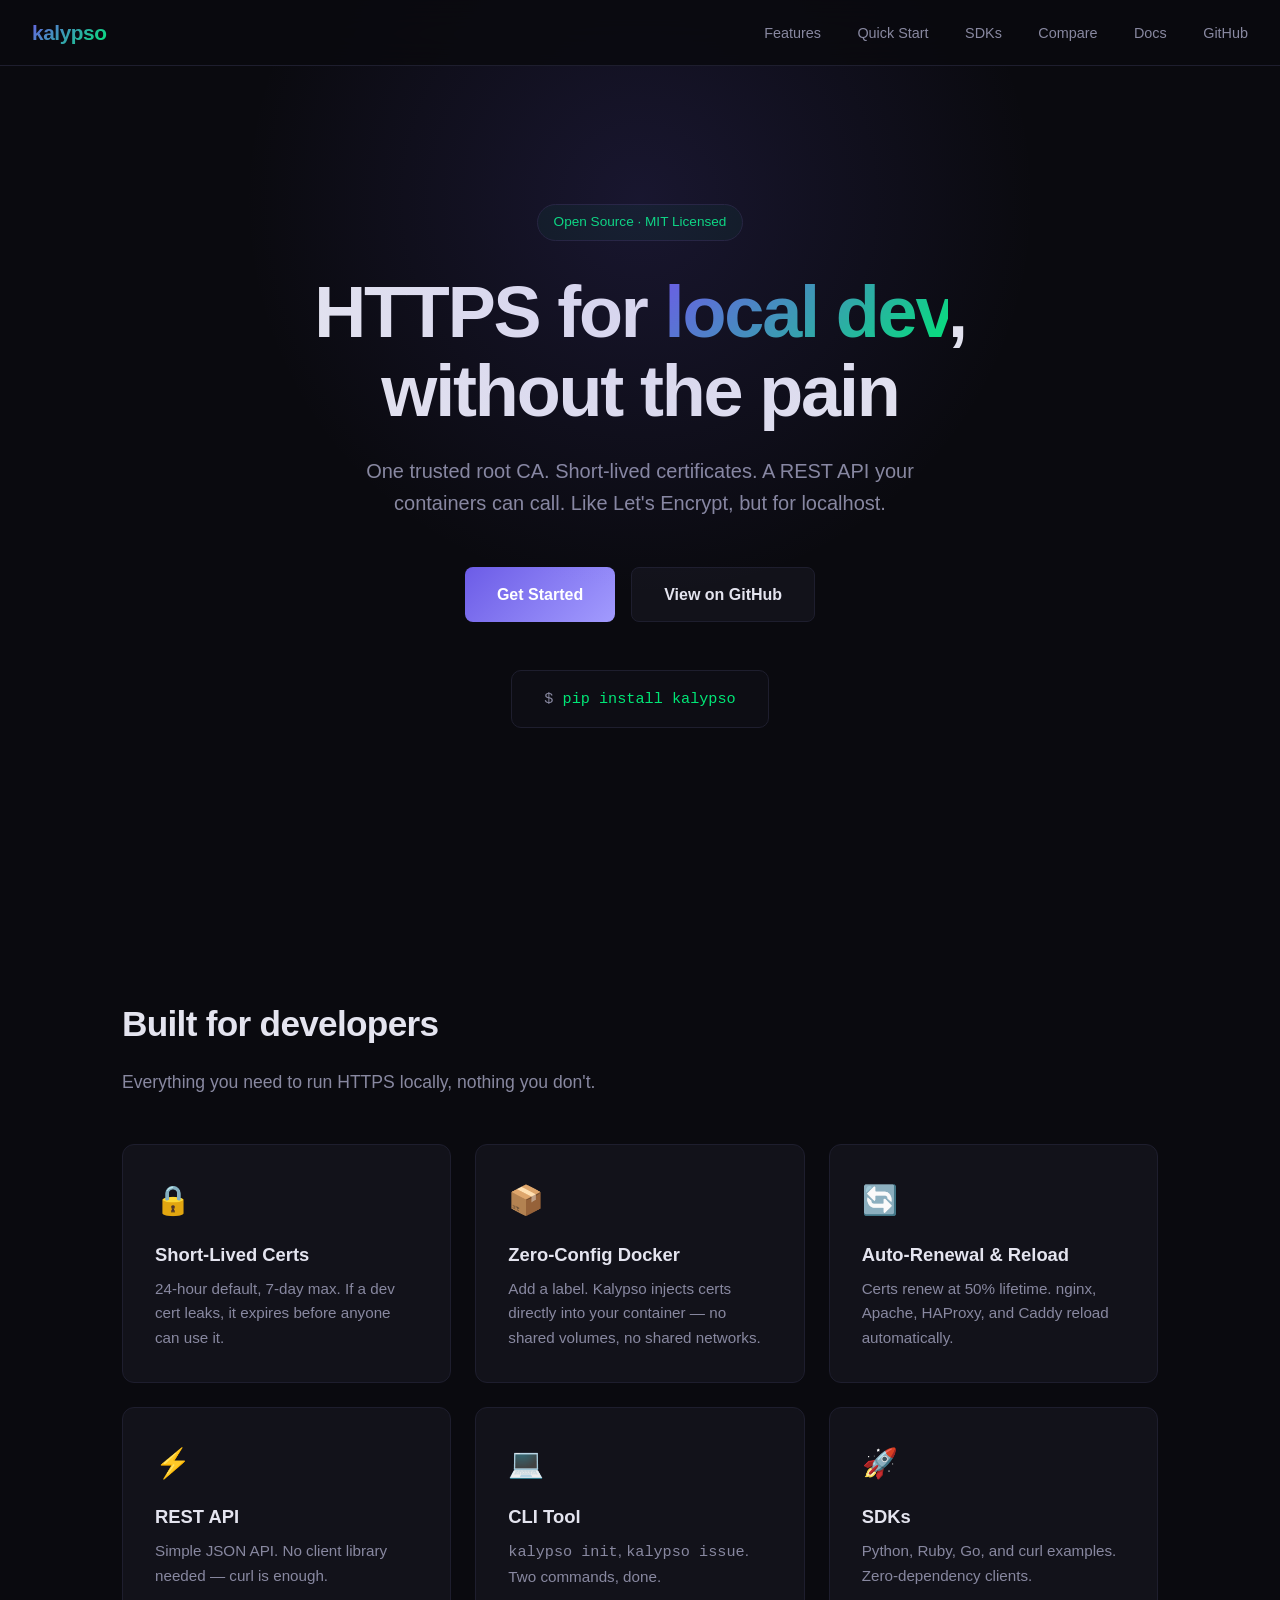
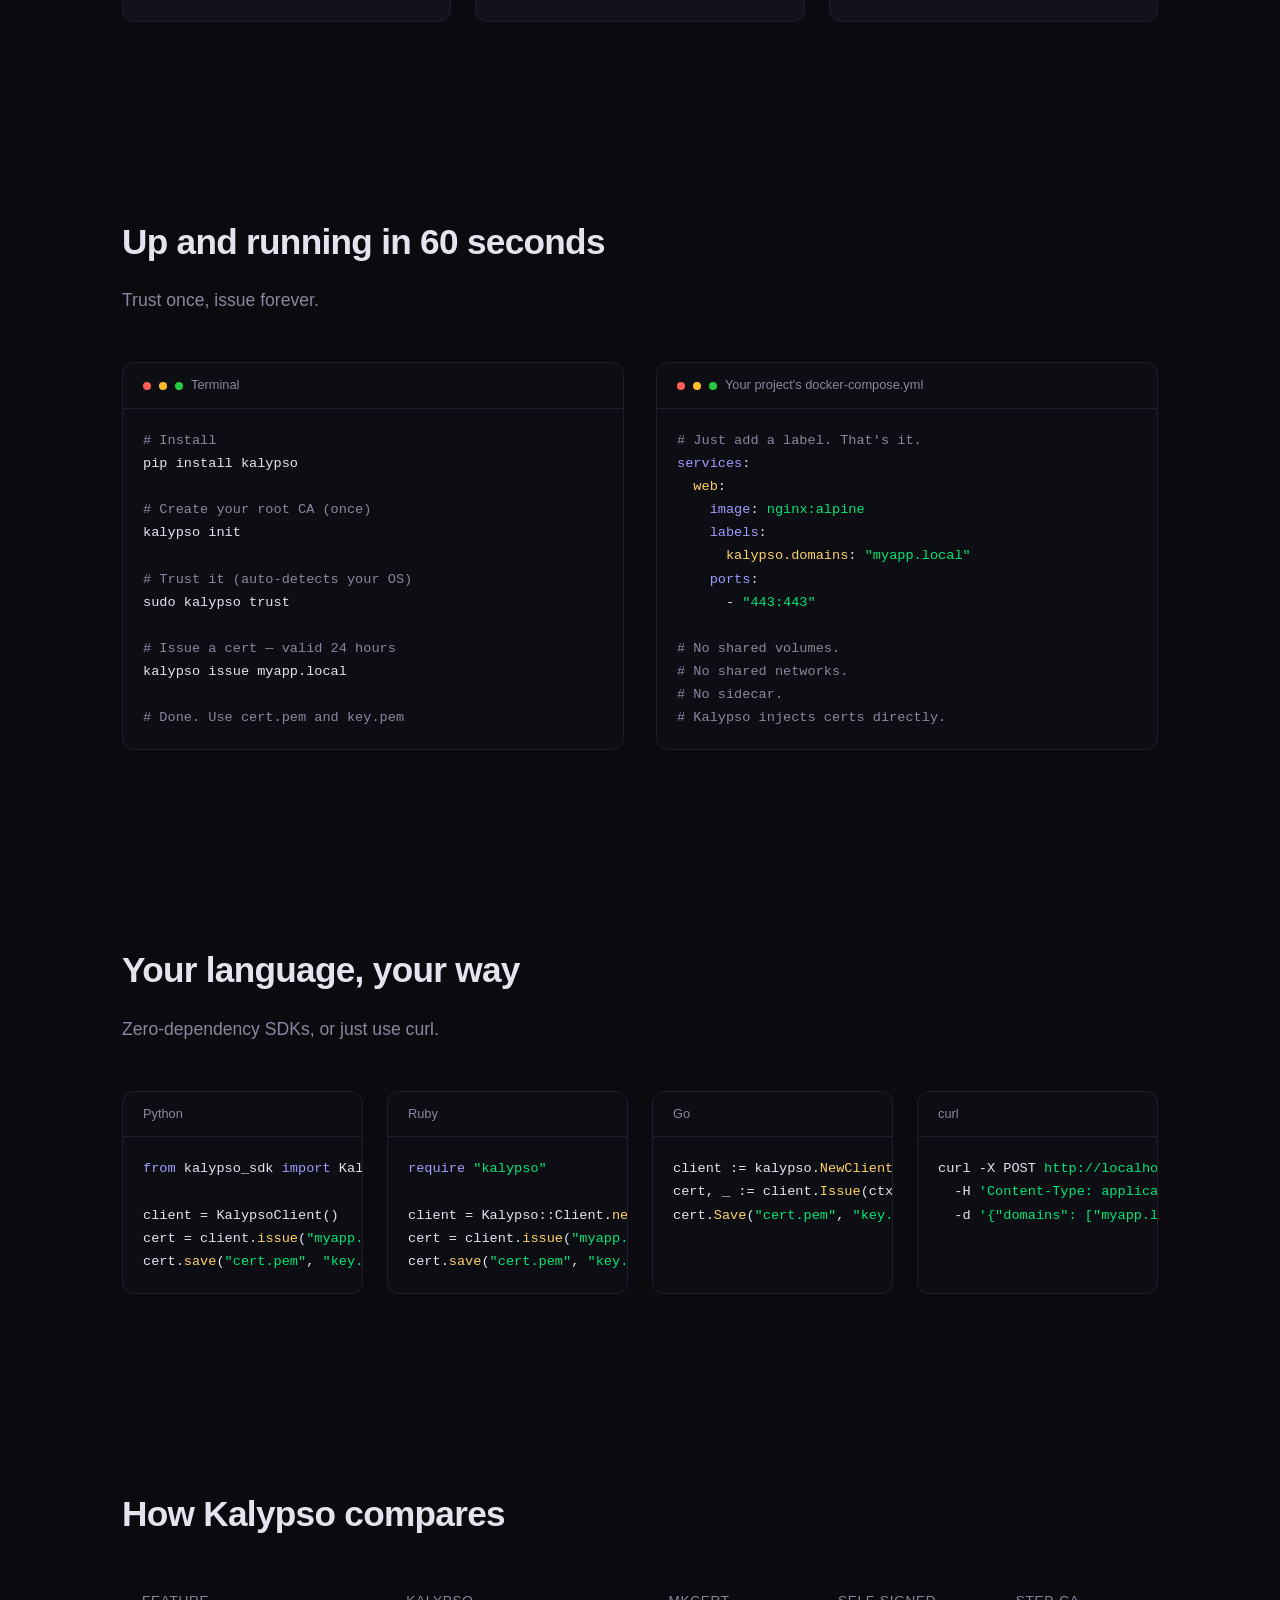
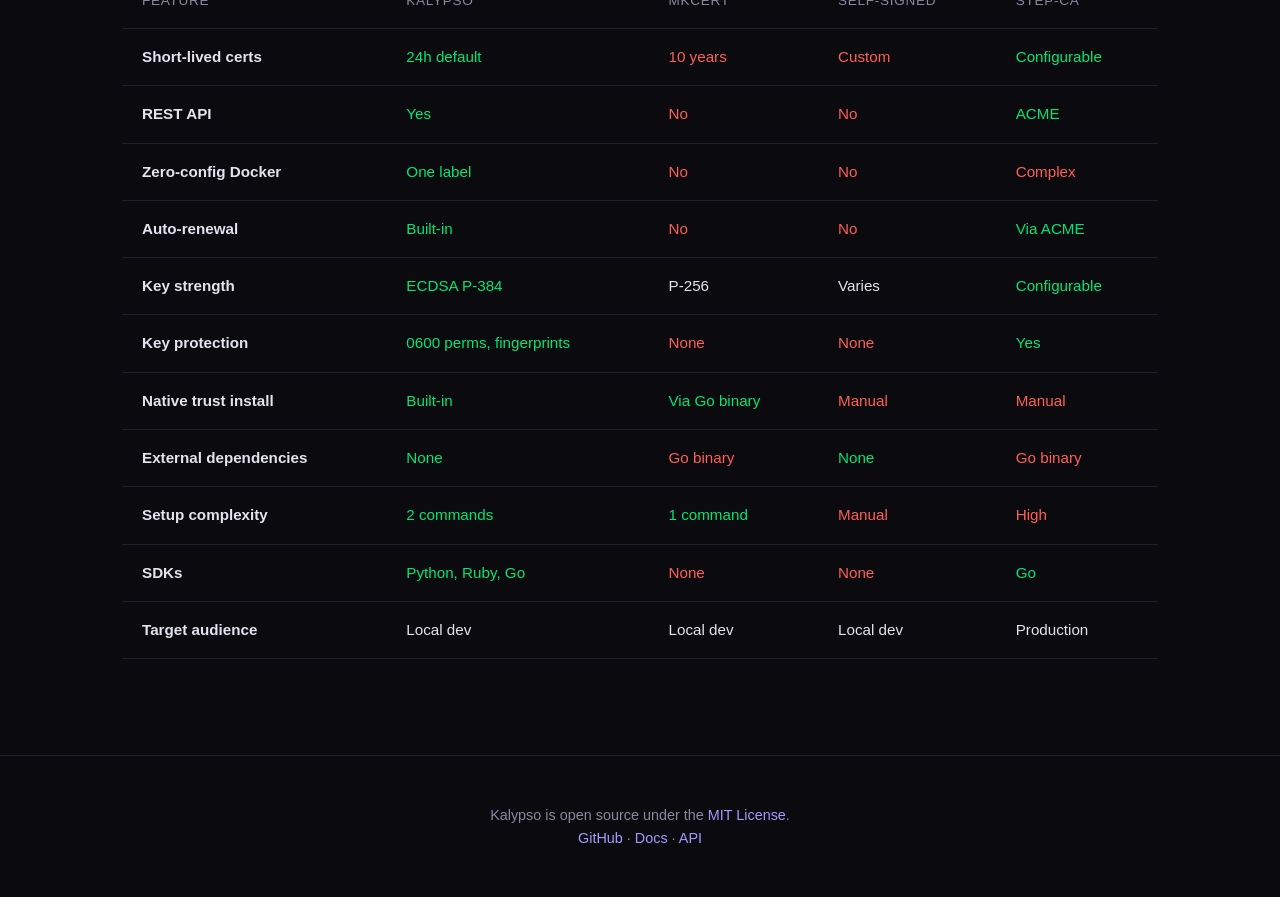
<file: site/index.html>
<!DOCTYPE html>
<html lang="en">
<head>
    <meta charset="UTF-8">
    <meta name="viewport" content="width=device-width, initial-scale=1.0">
    <title>Kalypso — HTTPS for Local Dev</title>
    <meta name="description" content="Local dev SSL certificate authority. Like Let's Encrypt for localhost. Short-lived certs, Docker Compose sidecar, SDKs in Python, Ruby, Go.">
    <style>
        :root {
            --bg: #0a0a0f;
            --surface: #12121a;
            --border: #1e1e2e;
            --text: #e4e4ef;
            --text-muted: #8888a0;
            --accent: #6c5ce7;
            --accent-glow: #a29bfe;
            --green: #00e676;
            --green-dim: #00c853;
            --code-bg: #0d0d14;
            --gradient-start: #6c5ce7;
            --gradient-end: #00e676;
        }

        * { margin: 0; padding: 0; box-sizing: border-box; }

        body {
            font-family: -apple-system, BlinkMacSystemFont, "Segoe UI", Roboto, "Helvetica Neue", Arial, sans-serif;
            background: var(--bg);
            color: var(--text);
            line-height: 1.6;
            -webkit-font-smoothing: antialiased;
        }

        /* --- Nav --- */
        nav {
            position: fixed;
            top: 0;
            width: 100%;
            padding: 1rem 2rem;
            background: rgba(10, 10, 15, 0.85);
            backdrop-filter: blur(20px);
            border-bottom: 1px solid var(--border);
            z-index: 100;
            display: flex;
            align-items: center;
            justify-content: space-between;
        }
        .logo {
            font-size: 1.3rem;
            font-weight: 700;
            letter-spacing: -0.02em;
            background: linear-gradient(135deg, var(--gradient-start), var(--gradient-end));
            -webkit-background-clip: text;
            -webkit-text-fill-color: transparent;
        }
        nav a {
            color: var(--text-muted);
            text-decoration: none;
            margin-left: 2rem;
            font-size: 0.9rem;
            transition: color 0.2s;
        }
        nav a:hover { color: var(--text); }

        /* --- Hero --- */
        .hero {
            min-height: 100vh;
            display: flex;
            flex-direction: column;
            align-items: center;
            justify-content: center;
            text-align: center;
            padding: 6rem 2rem 4rem;
            position: relative;
            overflow: hidden;
        }
        .hero::before {
            content: '';
            position: absolute;
            top: -200px;
            left: 50%;
            transform: translateX(-50%);
            width: 800px;
            height: 800px;
            background: radial-gradient(circle, rgba(108, 92, 231, 0.15) 0%, transparent 70%);
            pointer-events: none;
        }
        .badge {
            display: inline-block;
            padding: 0.4rem 1rem;
            border: 1px solid var(--border);
            border-radius: 999px;
            font-size: 0.85rem;
            color: var(--green);
            margin-bottom: 2rem;
            background: rgba(0, 230, 118, 0.05);
        }
        h1 {
            font-size: clamp(2.5rem, 6vw, 4.5rem);
            font-weight: 800;
            letter-spacing: -0.03em;
            line-height: 1.1;
            max-width: 800px;
            margin-bottom: 1.5rem;
        }
        h1 .gradient {
            background: linear-gradient(135deg, var(--gradient-start), var(--gradient-end));
            -webkit-background-clip: text;
            -webkit-text-fill-color: transparent;
        }
        .subtitle {
            font-size: 1.25rem;
            color: var(--text-muted);
            max-width: 600px;
            margin-bottom: 3rem;
        }
        .cta-group {
            display: flex;
            gap: 1rem;
            flex-wrap: wrap;
            justify-content: center;
        }
        .btn {
            display: inline-flex;
            align-items: center;
            padding: 0.85rem 2rem;
            border-radius: 8px;
            font-size: 1rem;
            font-weight: 600;
            text-decoration: none;
            transition: all 0.2s;
            border: none;
            cursor: pointer;
        }
        .btn-primary {
            background: linear-gradient(135deg, var(--gradient-start), var(--accent-glow));
            color: white;
        }
        .btn-primary:hover { transform: translateY(-1px); box-shadow: 0 4px 20px rgba(108, 92, 231, 0.4); }
        .btn-secondary {
            background: var(--surface);
            color: var(--text);
            border: 1px solid var(--border);
        }
        .btn-secondary:hover { border-color: var(--accent); }

        /* --- Install bar --- */
        .install {
            margin-top: 3rem;
            background: var(--code-bg);
            border: 1px solid var(--border);
            border-radius: 10px;
            padding: 1rem 2rem;
            font-family: "SF Mono", "Fira Code", "Cascadia Code", monospace;
            font-size: 0.95rem;
            color: var(--green);
            user-select: all;
        }
        .install .dim { color: var(--text-muted); }

        /* --- Sections --- */
        section {
            padding: 6rem 2rem;
            max-width: 1100px;
            margin: 0 auto;
        }
        section h2 {
            font-size: 2.2rem;
            font-weight: 700;
            letter-spacing: -0.02em;
            margin-bottom: 1rem;
        }
        section .section-sub {
            color: var(--text-muted);
            font-size: 1.1rem;
            max-width: 600px;
            margin-bottom: 3rem;
        }

        /* --- Feature grid --- */
        .features {
            display: grid;
            grid-template-columns: repeat(auto-fit, minmax(300px, 1fr));
            gap: 1.5rem;
        }
        .feature {
            background: var(--surface);
            border: 1px solid var(--border);
            border-radius: 12px;
            padding: 2rem;
            transition: border-color 0.2s;
        }
        .feature:hover { border-color: var(--accent); }
        .feature-icon {
            font-size: 1.8rem;
            margin-bottom: 1rem;
        }
        .feature h3 {
            font-size: 1.15rem;
            margin-bottom: 0.5rem;
        }
        .feature p {
            color: var(--text-muted);
            font-size: 0.95rem;
        }

        /* --- Code blocks --- */
        .code-section {
            display: grid;
            grid-template-columns: 1fr 1fr;
            gap: 2rem;
            align-items: start;
        }
        @media (max-width: 768px) {
            .code-section { grid-template-columns: 1fr; }
        }
        .code-block {
            background: var(--code-bg);
            border: 1px solid var(--border);
            border-radius: 12px;
            overflow: hidden;
        }
        .code-header {
            padding: 0.75rem 1.25rem;
            border-bottom: 1px solid var(--border);
            font-size: 0.8rem;
            color: var(--text-muted);
            display: flex;
            align-items: center;
            gap: 0.5rem;
        }
        .code-header .dot {
            width: 8px; height: 8px;
            border-radius: 50%;
            display: inline-block;
        }
        .dot-red { background: #ff5f56; }
        .dot-yellow { background: #ffbd2e; }
        .dot-green { background: #27c93f; }
        pre {
            padding: 1.25rem;
            overflow-x: auto;
            font-family: "SF Mono", "Fira Code", "Cascadia Code", monospace;
            font-size: 0.85rem;
            line-height: 1.7;
        }
        .kw { color: var(--accent-glow); }
        .str { color: var(--green); }
        .cmt { color: var(--text-muted); }
        .fn { color: #ffd166; }

        /* --- Comparison table --- */
        .comparison {
            overflow-x: auto;
            margin-top: 2rem;
        }
        table {
            width: 100%;
            border-collapse: collapse;
            font-size: 0.95rem;
        }
        th, td {
            padding: 1rem 1.25rem;
            text-align: left;
            border-bottom: 1px solid var(--border);
        }
        th {
            color: var(--text-muted);
            font-weight: 500;
            font-size: 0.85rem;
            text-transform: uppercase;
            letter-spacing: 0.05em;
        }
        td:first-child { font-weight: 600; }
        .check { color: var(--green); }
        .cross { color: #ff5f56; }

        /* --- Footer --- */
        footer {
            border-top: 1px solid var(--border);
            padding: 3rem 2rem;
            text-align: center;
            color: var(--text-muted);
            font-size: 0.9rem;
        }
        footer a { color: var(--accent-glow); text-decoration: none; }
        footer a:hover { text-decoration: underline; }
    </style>
</head>
<body>

<nav>
    <span class="logo">kalypso</span>
    <div>
        <a href="#features">Features</a>
        <a href="#quickstart">Quick Start</a>
        <a href="#sdks">SDKs</a>
        <a href="#compare">Compare</a>
        <a href="docs/getting-started.html">Docs</a>
        <a href="https://github.com/kalypso-dev/kalypso">GitHub</a>
    </div>
</nav>

<div class="hero">
    <span class="badge">Open Source &middot; MIT Licensed</span>
    <h1>HTTPS for <span class="gradient">local dev</span>, without the pain</h1>
    <p class="subtitle">
        One trusted root CA. Short-lived certificates. A REST API your containers
        can call. Like Let's Encrypt, but for localhost.
    </p>
    <div class="cta-group">
        <a href="#quickstart" class="btn btn-primary">Get Started</a>
        <a href="https://github.com/kalypso-dev/kalypso" class="btn btn-secondary">View on GitHub</a>
    </div>
    <div class="install">
        <span class="dim">$</span> pip install kalypso
    </div>
</div>

<section id="features">
    <h2>Built for developers</h2>
    <p class="section-sub">
        Everything you need to run HTTPS locally, nothing you don't.
    </p>
    <div class="features">
        <div class="feature">
            <div class="feature-icon">&#128274;</div>
            <h3>Short-Lived Certs</h3>
            <p>24-hour default, 7-day max. If a dev cert leaks, it expires before anyone can use it.</p>
        </div>
        <div class="feature">
            <div class="feature-icon">&#128230;</div>
            <h3>Zero-Config Docker</h3>
            <p>Add a label. Kalypso injects certs directly into your container — no shared volumes, no shared networks.</p>
        </div>
        <div class="feature">
            <div class="feature-icon">&#128260;</div>
            <h3>Auto-Renewal &amp; Reload</h3>
            <p>Certs renew at 50% lifetime. nginx, Apache, HAProxy, and Caddy reload automatically.</p>
        </div>
        <div class="feature">
            <div class="feature-icon">&#9889;</div>
            <h3>REST API</h3>
            <p>Simple JSON API. No client library needed — curl is enough.</p>
        </div>
        <div class="feature">
            <div class="feature-icon">&#128187;</div>
            <h3>CLI Tool</h3>
            <p><code>kalypso init</code>, <code>kalypso issue</code>. Two commands, done.</p>
        </div>
        <div class="feature">
            <div class="feature-icon">&#128640;</div>
            <h3>SDKs</h3>
            <p>Python, Ruby, Go, and curl examples. Zero-dependency clients.</p>
        </div>
    </div>
</section>

<section id="quickstart">
    <h2>Up and running in 60 seconds</h2>
    <p class="section-sub">Trust once, issue forever.</p>
    <div class="code-section">
        <div>
            <div class="code-block">
                <div class="code-header">
                    <span class="dot dot-red"></span>
                    <span class="dot dot-yellow"></span>
                    <span class="dot dot-green"></span>
                    Terminal
                </div>
                <pre><span class="cmt"># Install</span>
pip install kalypso

<span class="cmt"># Create your root CA (once)</span>
kalypso init

<span class="cmt"># Trust it (auto-detects your OS)</span>
sudo kalypso trust

<span class="cmt"># Issue a cert — valid 24 hours</span>
kalypso issue myapp.local

<span class="cmt"># Done. Use cert.pem and key.pem</span></pre>
            </div>
        </div>
        <div>
            <div class="code-block">
                <div class="code-header">
                    <span class="dot dot-red"></span>
                    <span class="dot dot-yellow"></span>
                    <span class="dot dot-green"></span>
                    Your project's docker-compose.yml
                </div>
                <pre><span class="cmt"># Just add a label. That's it.</span>
<span class="kw">services</span>:
  <span class="fn">web</span>:
    <span class="kw">image</span>: <span class="str">nginx:alpine</span>
    <span class="kw">labels</span>:
      <span class="fn">kalypso.domains</span>: <span class="str">"myapp.local"</span>
    <span class="kw">ports</span>:
      - <span class="str">"443:443"</span>

<span class="cmt"># No shared volumes.</span>
<span class="cmt"># No shared networks.</span>
<span class="cmt"># No sidecar.</span>
<span class="cmt"># Kalypso injects certs directly.</span></pre>
            </div>
        </div>
    </div>
</section>

<section id="sdks">
    <h2>Your language, your way</h2>
    <p class="section-sub">Zero-dependency SDKs, or just use curl.</p>
    <div class="features" style="grid-template-columns: repeat(auto-fit, minmax(240px, 1fr));">
        <div class="code-block">
            <div class="code-header">Python</div>
            <pre><span class="kw">from</span> kalypso_sdk <span class="kw">import</span> KalypsoClient

client = KalypsoClient()
cert = client.<span class="fn">issue</span>(<span class="str">"myapp.local"</span>)
cert.<span class="fn">save</span>(<span class="str">"cert.pem"</span>, <span class="str">"key.pem"</span>)</pre>
        </div>
        <div class="code-block">
            <div class="code-header">Ruby</div>
            <pre><span class="kw">require</span> <span class="str">"kalypso"</span>

client = Kalypso::Client.<span class="fn">new</span>
cert = client.<span class="fn">issue</span>(<span class="str">"myapp.local"</span>)
cert.<span class="fn">save</span>(<span class="str">"cert.pem"</span>, <span class="str">"key.pem"</span>)</pre>
        </div>
        <div class="code-block">
            <div class="code-header">Go</div>
            <pre>client := kalypso.<span class="fn">NewClient</span>(<span class="str">"http://localhost:8200"</span>)
cert, _ := client.<span class="fn">Issue</span>(ctx, <span class="str">"myapp.local"</span>)
cert.<span class="fn">Save</span>(<span class="str">"cert.pem"</span>, <span class="str">"key.pem"</span>)</pre>
        </div>
        <div class="code-block">
            <div class="code-header">curl</div>
            <pre>curl -X POST <span class="str">http://localhost:8200/certificates</span> \
  -H <span class="str">'Content-Type: application/json'</span> \
  -d <span class="str">'{"domains": ["myapp.local"]}'</span></pre>
        </div>
    </div>
</section>

<section id="compare">
    <h2>How Kalypso compares</h2>
    <div class="comparison">
        <table>
            <thead>
                <tr>
                    <th>Feature</th>
                    <th>Kalypso</th>
                    <th>mkcert</th>
                    <th>Self-signed</th>
                    <th>step-ca</th>
                </tr>
            </thead>
            <tbody>
                <tr>
                    <td>Short-lived certs</td>
                    <td class="check">24h default</td>
                    <td class="cross">10 years</td>
                    <td class="cross">Custom</td>
                    <td class="check">Configurable</td>
                </tr>
                <tr>
                    <td>REST API</td>
                    <td class="check">Yes</td>
                    <td class="cross">No</td>
                    <td class="cross">No</td>
                    <td class="check">ACME</td>
                </tr>
                <tr>
                    <td>Zero-config Docker</td>
                    <td class="check">One label</td>
                    <td class="cross">No</td>
                    <td class="cross">No</td>
                    <td class="cross">Complex</td>
                </tr>
                <tr>
                    <td>Auto-renewal</td>
                    <td class="check">Built-in</td>
                    <td class="cross">No</td>
                    <td class="cross">No</td>
                    <td class="check">Via ACME</td>
                </tr>
                <tr>
                    <td>Key strength</td>
                    <td class="check">ECDSA P-384</td>
                    <td>P-256</td>
                    <td>Varies</td>
                    <td class="check">Configurable</td>
                </tr>
                <tr>
                    <td>Key protection</td>
                    <td class="check">0600 perms, fingerprints</td>
                    <td class="cross">None</td>
                    <td class="cross">None</td>
                    <td class="check">Yes</td>
                </tr>
                <tr>
                    <td>Native trust install</td>
                    <td class="check">Built-in</td>
                    <td class="check">Via Go binary</td>
                    <td class="cross">Manual</td>
                    <td class="cross">Manual</td>
                </tr>
                <tr>
                    <td>External dependencies</td>
                    <td class="check">None</td>
                    <td class="cross">Go binary</td>
                    <td class="check">None</td>
                    <td class="cross">Go binary</td>
                </tr>
                <tr>
                    <td>Setup complexity</td>
                    <td class="check">2 commands</td>
                    <td class="check">1 command</td>
                    <td class="cross">Manual</td>
                    <td class="cross">High</td>
                </tr>
                <tr>
                    <td>SDKs</td>
                    <td class="check">Python, Ruby, Go</td>
                    <td class="cross">None</td>
                    <td class="cross">None</td>
                    <td class="check">Go</td>
                </tr>
                <tr>
                    <td>Target audience</td>
                    <td>Local dev</td>
                    <td>Local dev</td>
                    <td>Local dev</td>
                    <td>Production</td>
                </tr>
            </tbody>
        </table>
    </div>
</section>

<footer>
    <p>
        Kalypso is open source under the <a href="https://opensource.org/licenses/MIT">MIT License</a>.
        <br>
        <a href="https://github.com/kalypso-dev/kalypso">GitHub</a> &middot;
        <a href="docs/getting-started.html">Docs</a> &middot;
        <a href="docs/api.html">API</a>
    </p>
</footer>

</body>
</html>
</file>
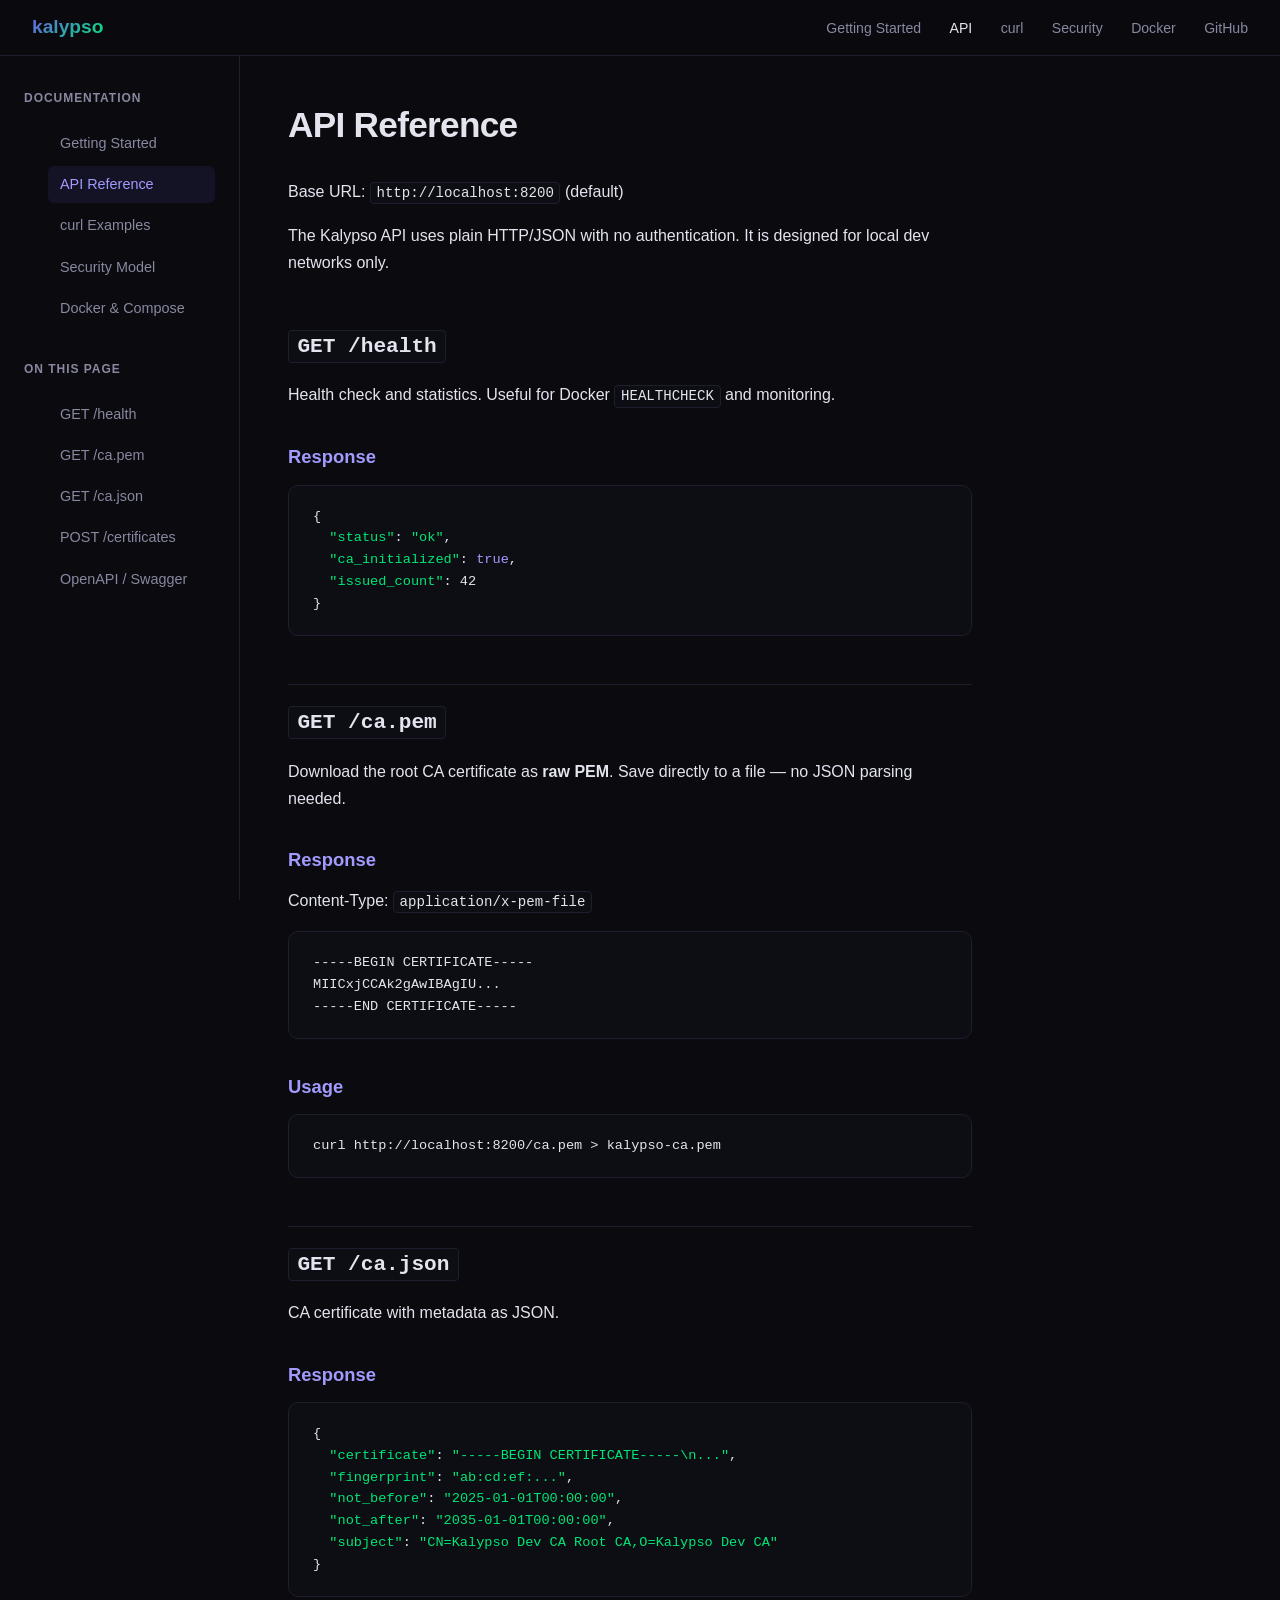
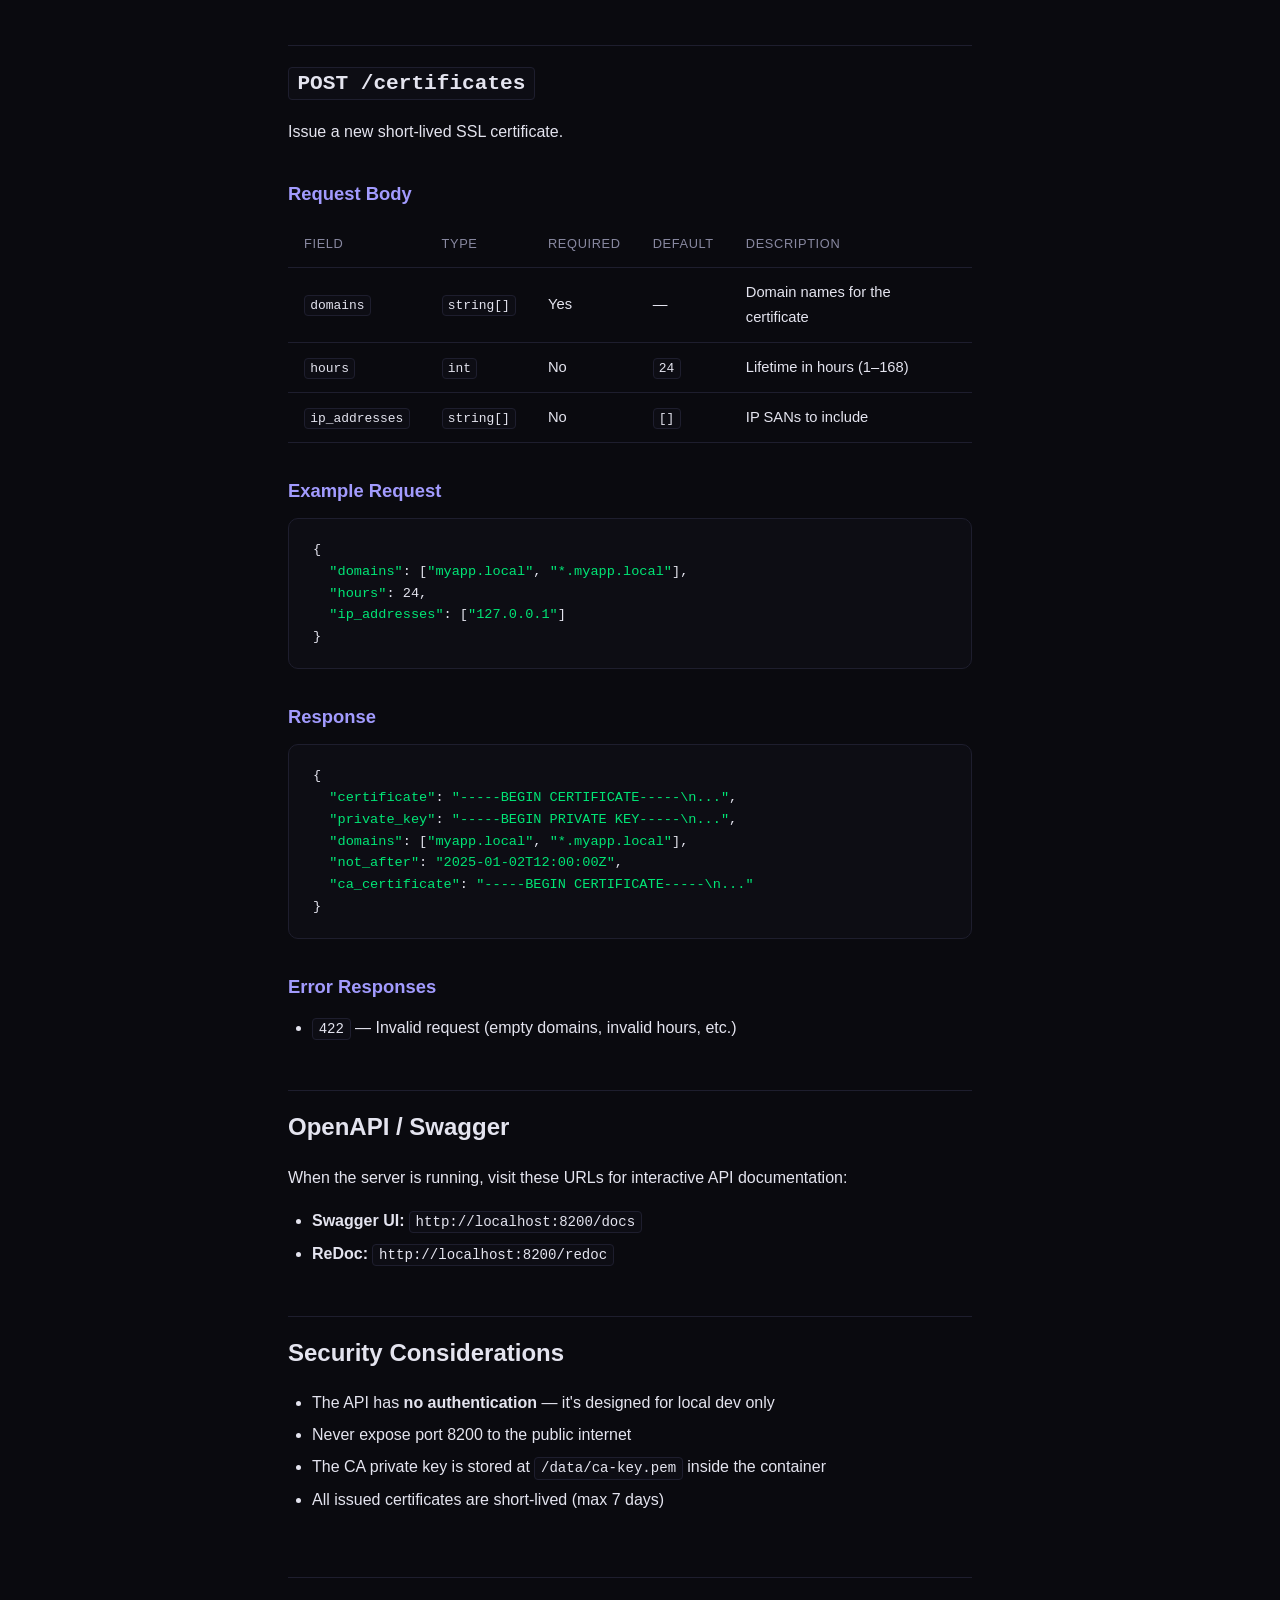
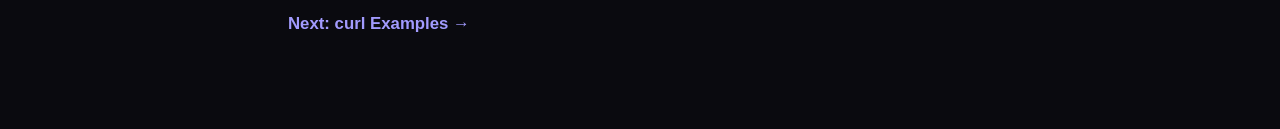
<file: site/docs/api.html>
<!DOCTYPE html>
<html lang="en">
<head>
    <meta charset="UTF-8">
    <meta name="viewport" content="width=device-width, initial-scale=1.0">
    <title>API Reference — Kalypso Docs</title>
    <meta name="description" content="Kalypso REST API reference. Issue certificates, download CA cert, check health.">
    <link rel="stylesheet" href="style.css">
</head>
<body>
<nav>
    <a href="../" class="logo">kalypso</a>
    <div class="nav-links">
        <a href="getting-started.html">Getting Started</a>
        <a href="api.html" class="active">API</a>
        <a href="curl.html">curl</a>
        <a href="security.html">Security</a>
        <a href="docker.html">Docker</a>
        <a href="https://github.com/kalypso-dev/kalypso">GitHub</a>
    </div>
</nav>

<div class="layout">
    <aside class="sidebar">
        <h4>Documentation</h4>
        <ul>
            <li><a href="getting-started.html">Getting Started</a></li>
            <li><a href="api.html" class="active">API Reference</a></li>
            <li><a href="curl.html">curl Examples</a></li>
            <li><a href="security.html">Security Model</a></li>
            <li><a href="docker.html">Docker &amp; Compose</a></li>
        </ul>
        <h4 style="margin-top:2rem">On this page</h4>
        <ul>
            <li><a href="#health">GET /health</a></li>
            <li><a href="#ca-pem">GET /ca.pem</a></li>
            <li><a href="#ca-json">GET /ca.json</a></li>
            <li><a href="#certificates">POST /certificates</a></li>
            <li><a href="#openapi">OpenAPI / Swagger</a></li>
        </ul>
    </aside>

    <main>
        <h1>API Reference</h1>
        <p>Base URL: <code>http://localhost:8200</code> (default)</p>
        <p>The Kalypso API uses plain HTTP/JSON with no authentication. It is designed for local dev networks only.</p>

        <h2 id="health"><code>GET /health</code></h2>
        <p>Health check and statistics. Useful for Docker <code>HEALTHCHECK</code> and monitoring.</p>
        <h3>Response</h3>
        <pre><code>{
  <span class="str">"status"</span>: <span class="str">"ok"</span>,
  <span class="str">"ca_initialized"</span>: <span class="kw">true</span>,
  <span class="str">"issued_count"</span>: 42
}</code></pre>

        <h2 id="ca-pem"><code>GET /ca.pem</code></h2>
        <p>Download the root CA certificate as <strong>raw PEM</strong>. Save directly to a file — no JSON parsing needed.</p>
        <h3>Response</h3>
        <p>Content-Type: <code>application/x-pem-file</code></p>
        <pre><code>-----BEGIN CERTIFICATE-----
MIICxjCCAk2gAwIBAgIU...
-----END CERTIFICATE-----</code></pre>
        <h3>Usage</h3>
        <pre><code>curl http://localhost:8200/ca.pem > kalypso-ca.pem</code></pre>

        <h2 id="ca-json"><code>GET /ca.json</code></h2>
        <p>CA certificate with metadata as JSON.</p>
        <h3>Response</h3>
        <pre><code>{
  <span class="str">"certificate"</span>: <span class="str">"-----BEGIN CERTIFICATE-----\n..."</span>,
  <span class="str">"fingerprint"</span>: <span class="str">"ab:cd:ef:..."</span>,
  <span class="str">"not_before"</span>: <span class="str">"2025-01-01T00:00:00"</span>,
  <span class="str">"not_after"</span>: <span class="str">"2035-01-01T00:00:00"</span>,
  <span class="str">"subject"</span>: <span class="str">"CN=Kalypso Dev CA Root CA,O=Kalypso Dev CA"</span>
}</code></pre>

        <h2 id="certificates"><code>POST /certificates</code></h2>
        <p>Issue a new short-lived SSL certificate.</p>

        <h3>Request Body</h3>
        <table>
            <thead>
                <tr><th>Field</th><th>Type</th><th>Required</th><th>Default</th><th>Description</th></tr>
            </thead>
            <tbody>
                <tr><td><code>domains</code></td><td><code>string[]</code></td><td>Yes</td><td>—</td><td>Domain names for the certificate</td></tr>
                <tr><td><code>hours</code></td><td><code>int</code></td><td>No</td><td><code>24</code></td><td>Lifetime in hours (1–168)</td></tr>
                <tr><td><code>ip_addresses</code></td><td><code>string[]</code></td><td>No</td><td><code>[]</code></td><td>IP SANs to include</td></tr>
            </tbody>
        </table>

        <h3>Example Request</h3>
        <pre><code>{
  <span class="str">"domains"</span>: [<span class="str">"myapp.local"</span>, <span class="str">"*.myapp.local"</span>],
  <span class="str">"hours"</span>: 24,
  <span class="str">"ip_addresses"</span>: [<span class="str">"127.0.0.1"</span>]
}</code></pre>

        <h3>Response</h3>
        <pre><code>{
  <span class="str">"certificate"</span>: <span class="str">"-----BEGIN CERTIFICATE-----\n..."</span>,
  <span class="str">"private_key"</span>: <span class="str">"-----BEGIN PRIVATE KEY-----\n..."</span>,
  <span class="str">"domains"</span>: [<span class="str">"myapp.local"</span>, <span class="str">"*.myapp.local"</span>],
  <span class="str">"not_after"</span>: <span class="str">"2025-01-02T12:00:00Z"</span>,
  <span class="str">"ca_certificate"</span>: <span class="str">"-----BEGIN CERTIFICATE-----\n..."</span>
}</code></pre>

        <h3>Error Responses</h3>
        <ul>
            <li><code>422</code> — Invalid request (empty domains, invalid hours, etc.)</li>
        </ul>

        <h2 id="openapi">OpenAPI / Swagger</h2>
        <p>When the server is running, visit these URLs for interactive API documentation:</p>
        <ul>
            <li><strong>Swagger UI:</strong> <code>http://localhost:8200/docs</code></li>
            <li><strong>ReDoc:</strong> <code>http://localhost:8200/redoc</code></li>
        </ul>

        <h2>Security Considerations</h2>
        <ul>
            <li>The API has <strong>no authentication</strong> — it's designed for local dev only</li>
            <li>Never expose port 8200 to the public internet</li>
            <li>The CA private key is stored at <code>/data/ca-key.pem</code> inside the container</li>
            <li>All issued certificates are short-lived (max 7 days)</li>
        </ul>

        <div class="next-page">
            <a href="curl.html">Next: curl Examples &rarr;</a>
        </div>
    </main>
</div>

</body>
</html>
</file>
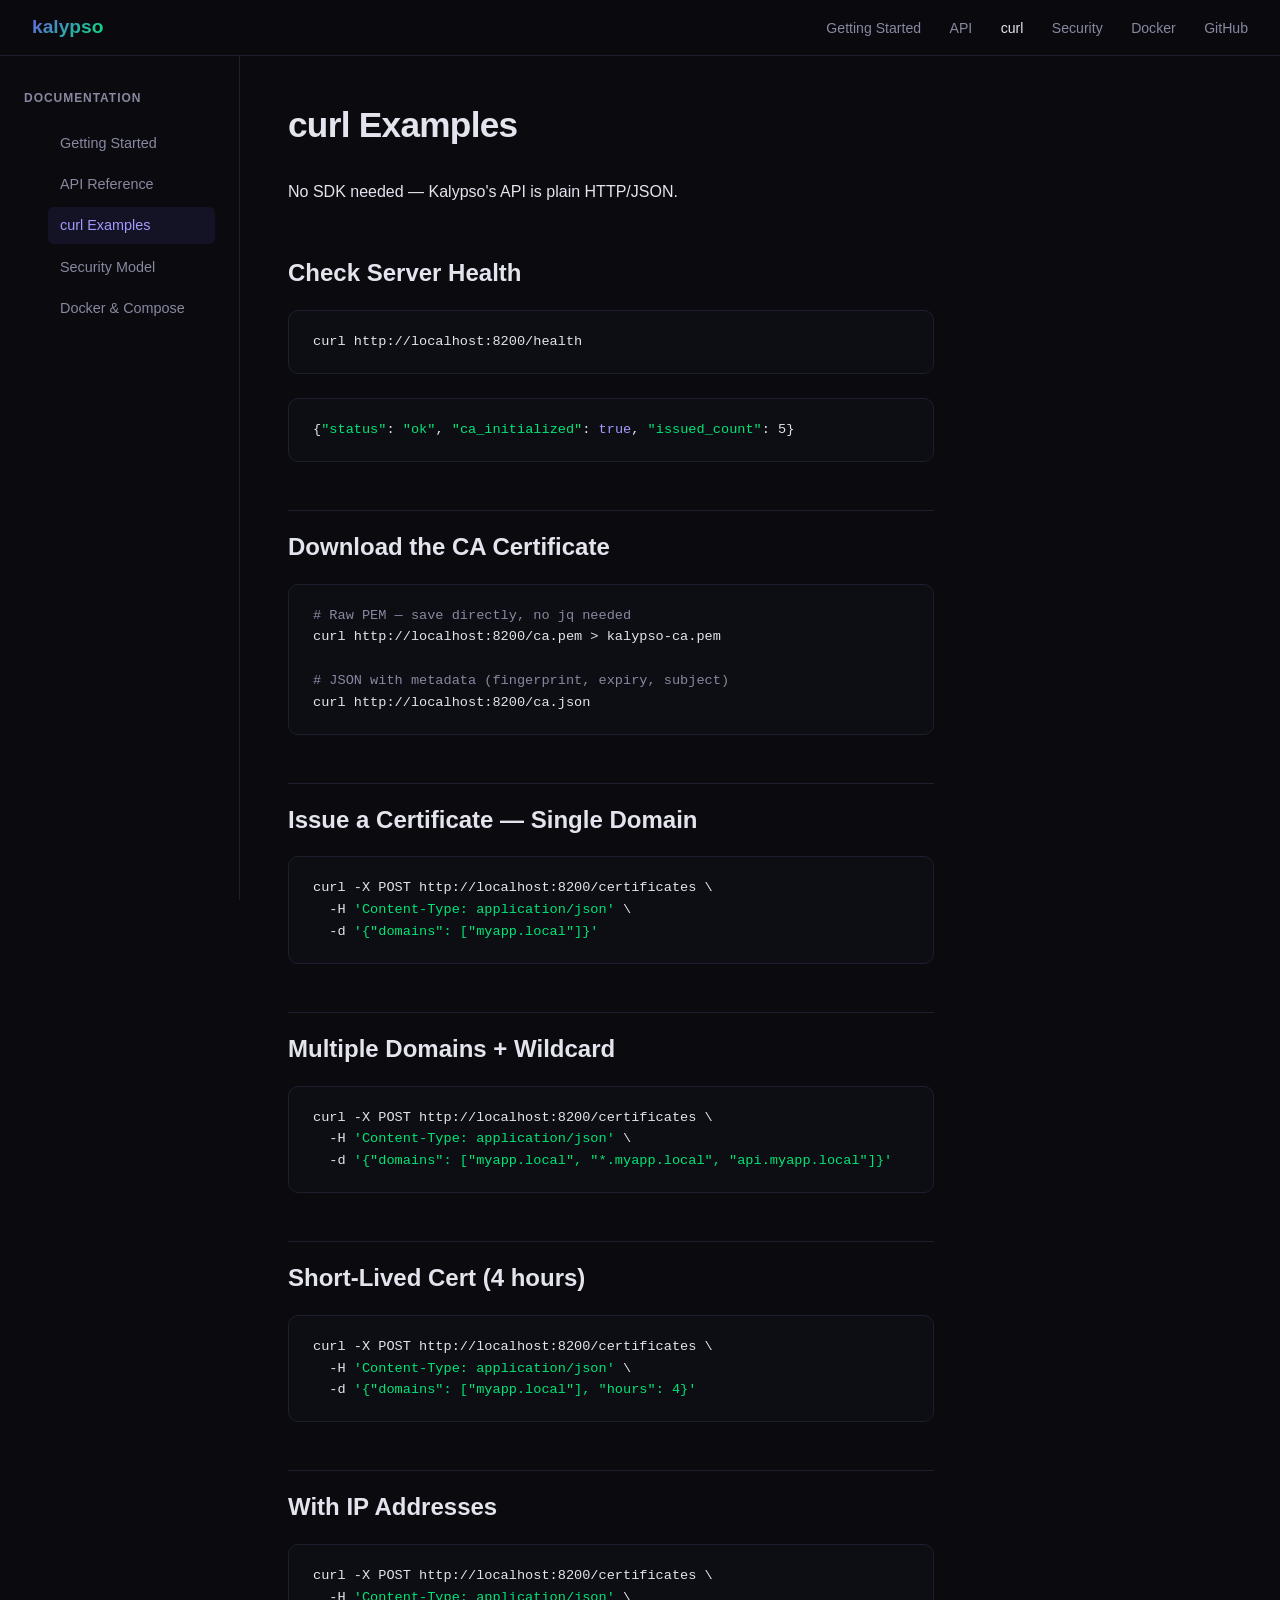
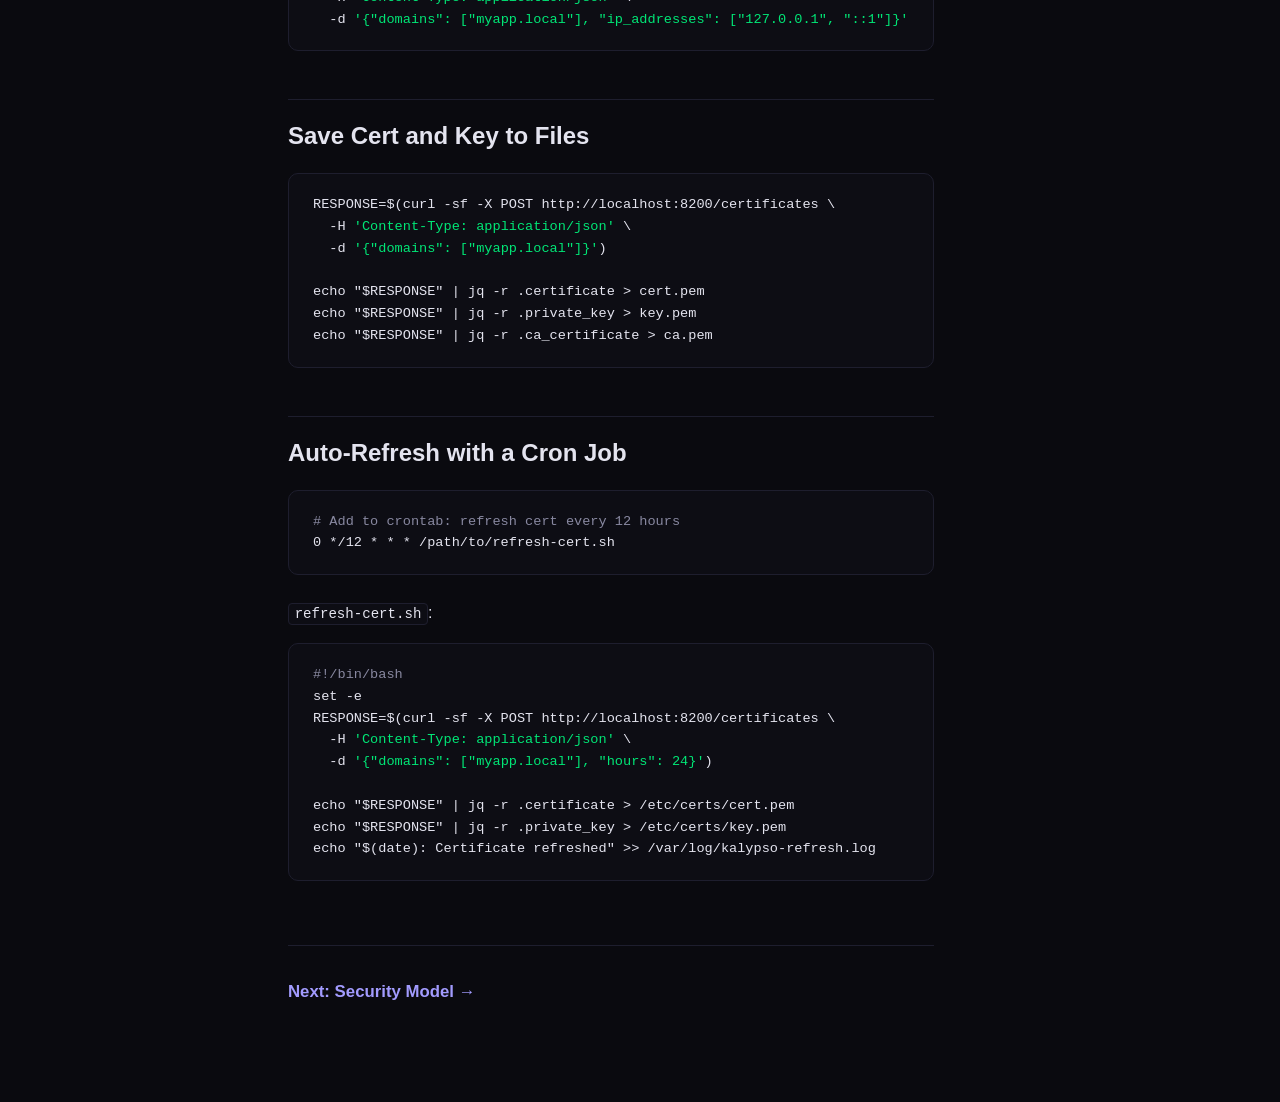
<file: site/docs/curl.html>
<!DOCTYPE html>
<html lang="en">
<head>
    <meta charset="UTF-8">
    <meta name="viewport" content="width=device-width, initial-scale=1.0">
    <title>curl Examples — Kalypso Docs</title>
    <meta name="description" content="Issue SSL certificates with curl. No SDK needed.">
    <link rel="stylesheet" href="style.css">
</head>
<body>
<nav>
    <a href="../" class="logo">kalypso</a>
    <div class="nav-links">
        <a href="getting-started.html">Getting Started</a>
        <a href="api.html">API</a>
        <a href="curl.html" class="active">curl</a>
        <a href="security.html">Security</a>
        <a href="docker.html">Docker</a>
        <a href="https://github.com/kalypso-dev/kalypso">GitHub</a>
    </div>
</nav>

<div class="layout">
    <aside class="sidebar">
        <h4>Documentation</h4>
        <ul>
            <li><a href="getting-started.html">Getting Started</a></li>
            <li><a href="api.html">API Reference</a></li>
            <li><a href="curl.html" class="active">curl Examples</a></li>
            <li><a href="security.html">Security Model</a></li>
            <li><a href="docker.html">Docker &amp; Compose</a></li>
        </ul>
    </aside>

    <main>
        <h1>curl Examples</h1>
        <p>No SDK needed — Kalypso's API is plain HTTP/JSON.</p>

        <h2 id="health">Check Server Health</h2>
        <pre><code>curl http://localhost:8200/health</code></pre>
        <pre><code>{<span class="str">"status"</span>: <span class="str">"ok"</span>, <span class="str">"ca_initialized"</span>: <span class="kw">true</span>, <span class="str">"issued_count"</span>: 5}</code></pre>

        <h2 id="ca">Download the CA Certificate</h2>
        <pre><code><span class="cmt"># Raw PEM — save directly, no jq needed</span>
curl http://localhost:8200/ca.pem > kalypso-ca.pem

<span class="cmt"># JSON with metadata (fingerprint, expiry, subject)</span>
curl http://localhost:8200/ca.json</code></pre>

        <h2 id="basic">Issue a Certificate — Single Domain</h2>
        <pre><code>curl -X POST http://localhost:8200/certificates \
  -H <span class="str">'Content-Type: application/json'</span> \
  -d <span class="str">'{"domains": ["myapp.local"]}'</span></code></pre>

        <h2 id="multi">Multiple Domains + Wildcard</h2>
        <pre><code>curl -X POST http://localhost:8200/certificates \
  -H <span class="str">'Content-Type: application/json'</span> \
  -d <span class="str">'{"domains": ["myapp.local", "*.myapp.local", "api.myapp.local"]}'</span></code></pre>

        <h2 id="short">Short-Lived Cert (4 hours)</h2>
        <pre><code>curl -X POST http://localhost:8200/certificates \
  -H <span class="str">'Content-Type: application/json'</span> \
  -d <span class="str">'{"domains": ["myapp.local"], "hours": 4}'</span></code></pre>

        <h2 id="ip">With IP Addresses</h2>
        <pre><code>curl -X POST http://localhost:8200/certificates \
  -H <span class="str">'Content-Type: application/json'</span> \
  -d <span class="str">'{"domains": ["myapp.local"], "ip_addresses": ["127.0.0.1", "::1"]}'</span></code></pre>

        <h2 id="save">Save Cert and Key to Files</h2>
        <pre><code>RESPONSE=$(curl -sf -X POST http://localhost:8200/certificates \
  -H <span class="str">'Content-Type: application/json'</span> \
  -d <span class="str">'{"domains": ["myapp.local"]}'</span>)

echo "$RESPONSE" | jq -r .certificate > cert.pem
echo "$RESPONSE" | jq -r .private_key > key.pem
echo "$RESPONSE" | jq -r .ca_certificate > ca.pem</code></pre>

        <h2 id="refresh">Auto-Refresh with a Cron Job</h2>
        <pre><code><span class="cmt"># Add to crontab: refresh cert every 12 hours</span>
0 */12 * * * /path/to/refresh-cert.sh</code></pre>

        <p><code>refresh-cert.sh</code>:</p>
        <pre><code><span class="cmt">#!/bin/bash</span>
set -e
RESPONSE=$(curl -sf -X POST http://localhost:8200/certificates \
  -H <span class="str">'Content-Type: application/json'</span> \
  -d <span class="str">'{"domains": ["myapp.local"], "hours": 24}'</span>)

echo "$RESPONSE" | jq -r .certificate > /etc/certs/cert.pem
echo "$RESPONSE" | jq -r .private_key > /etc/certs/key.pem
echo "$(date): Certificate refreshed" >> /var/log/kalypso-refresh.log</code></pre>

        <div class="next-page">
            <a href="security.html">Next: Security Model &rarr;</a>
        </div>
    </main>
</div>

</body>
</html>
</file>
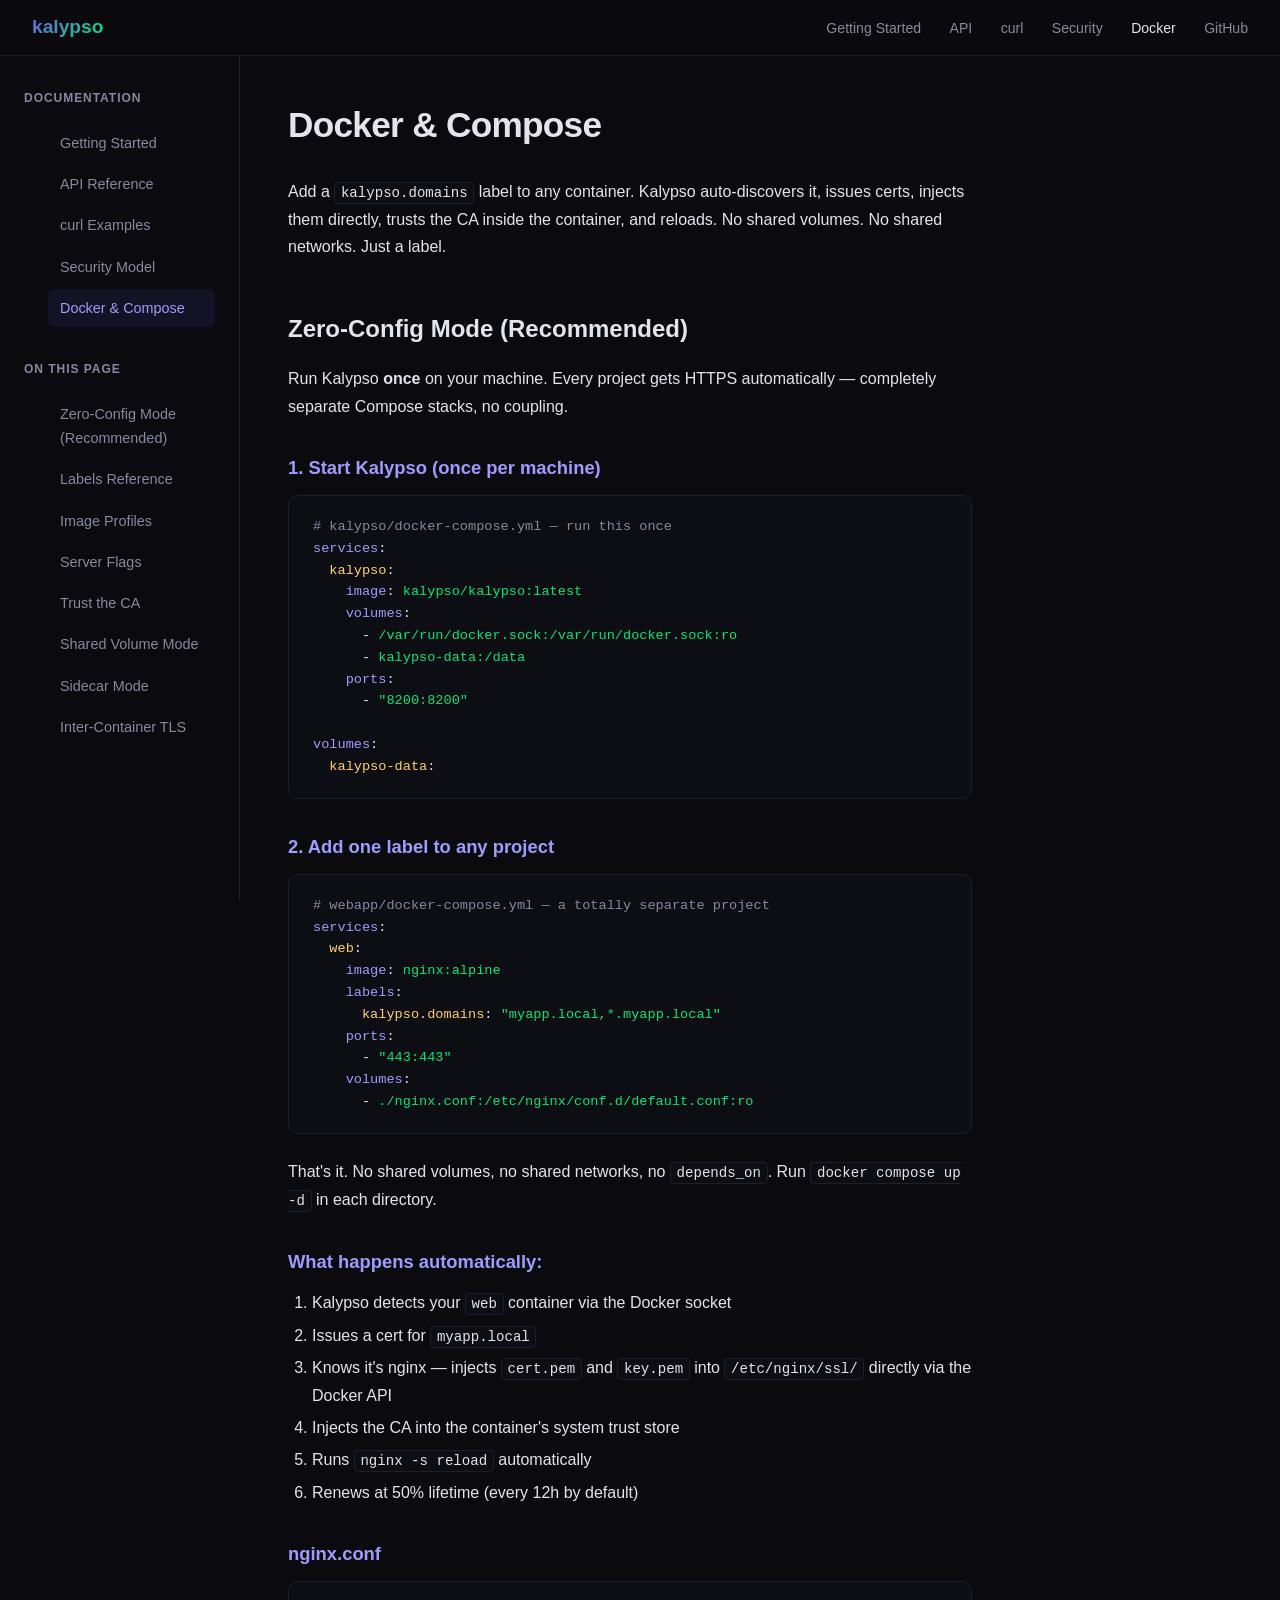
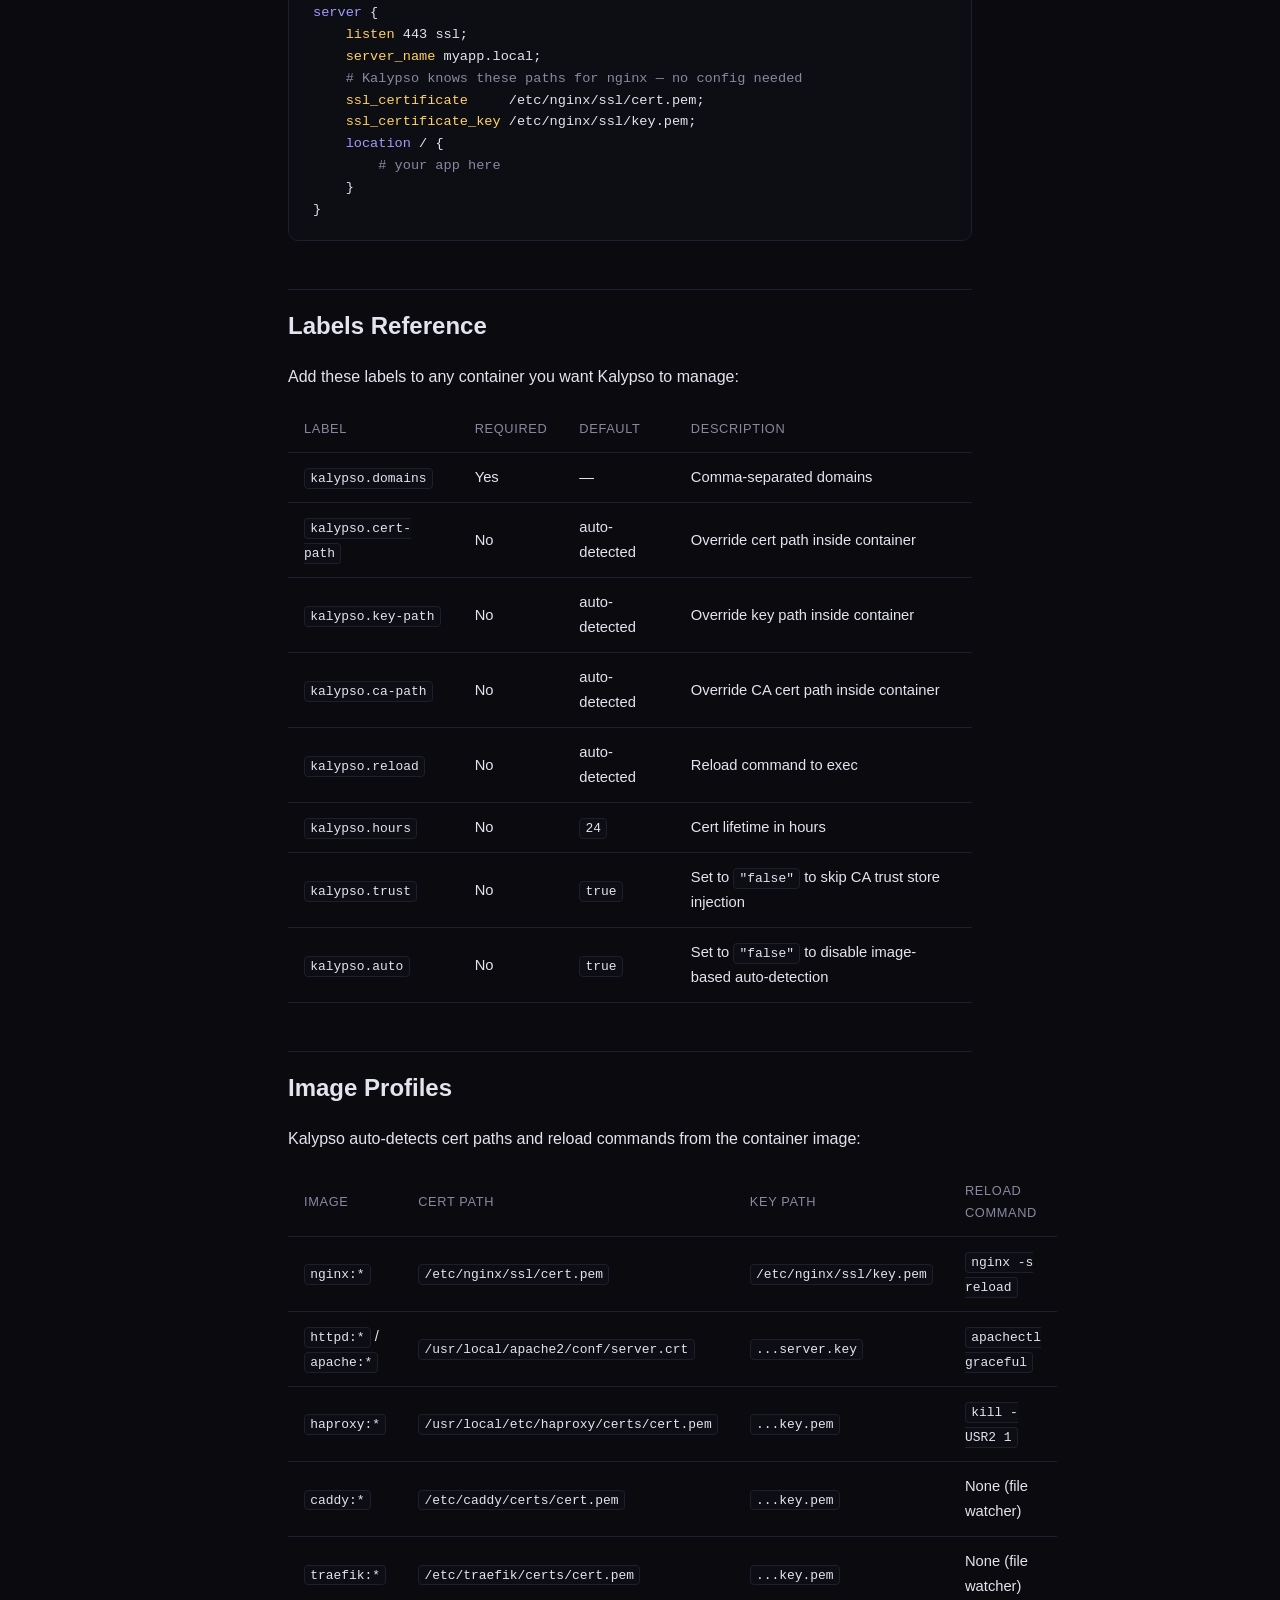
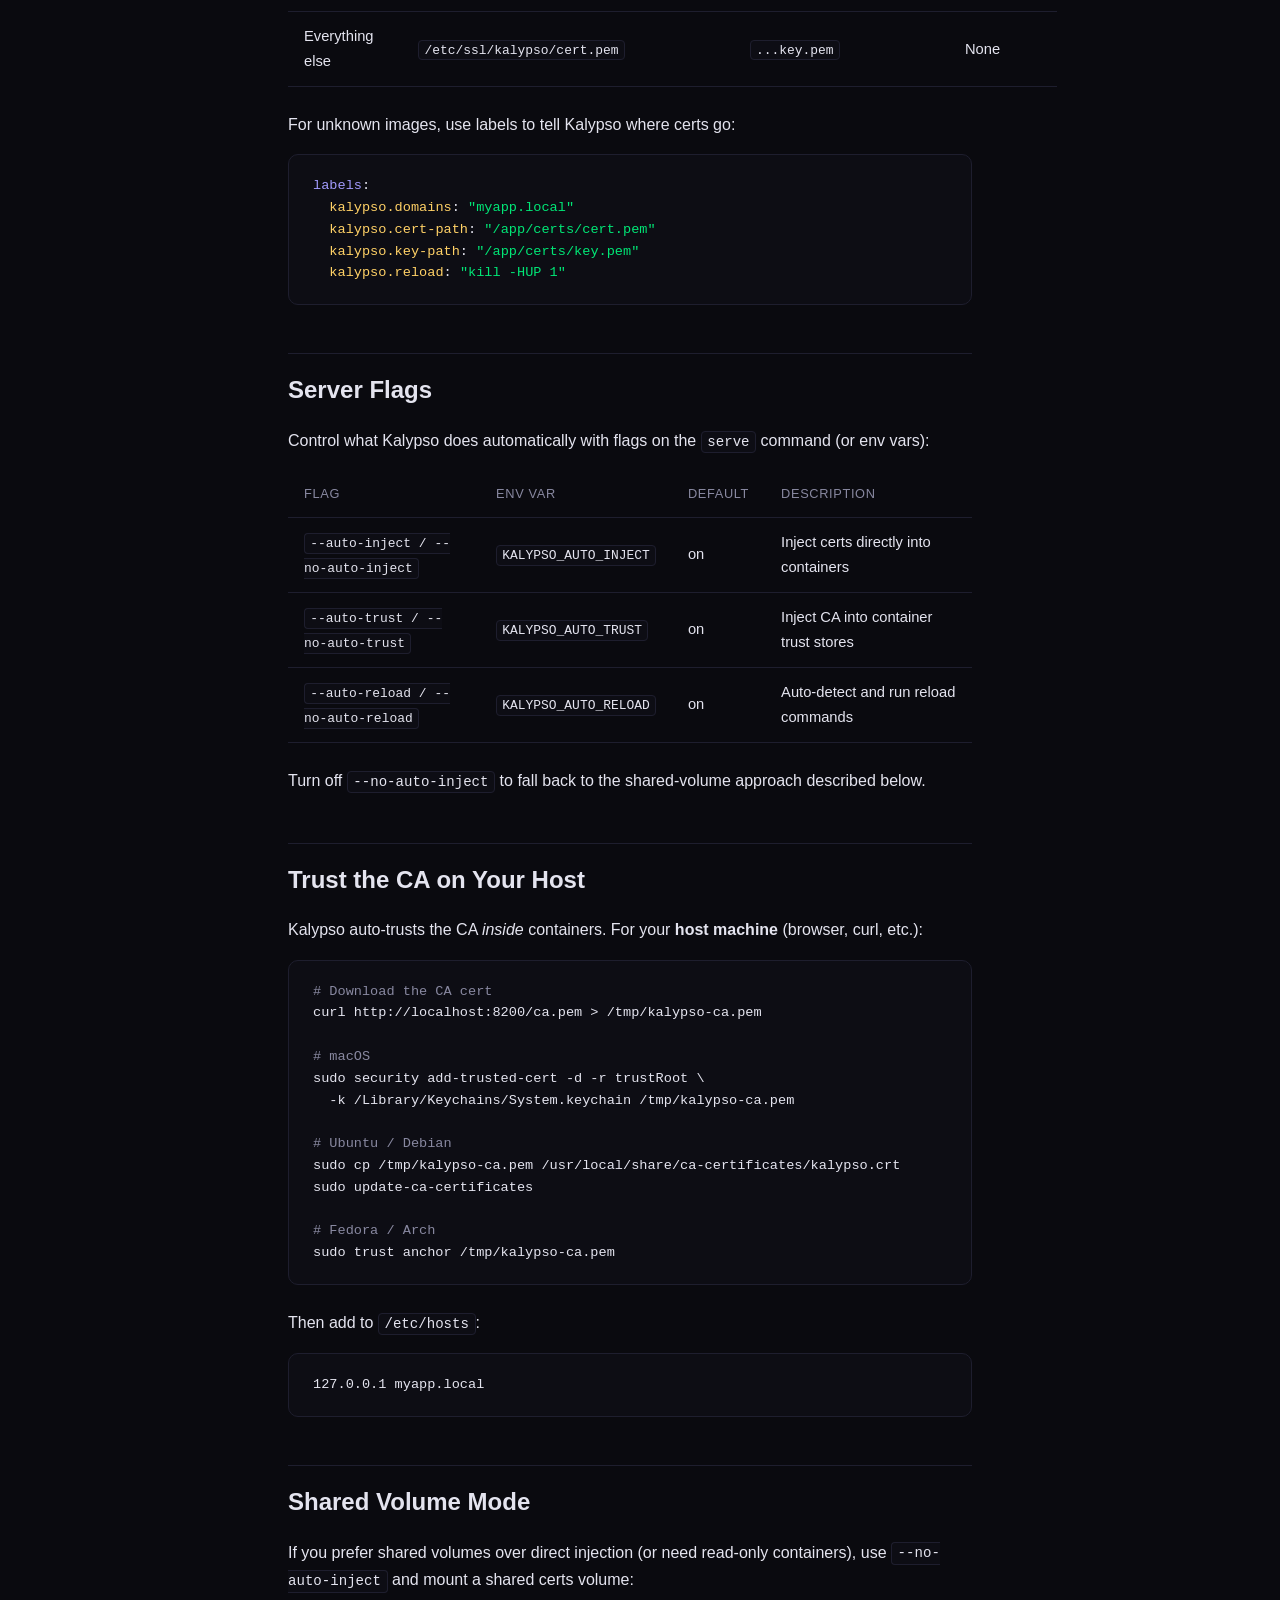
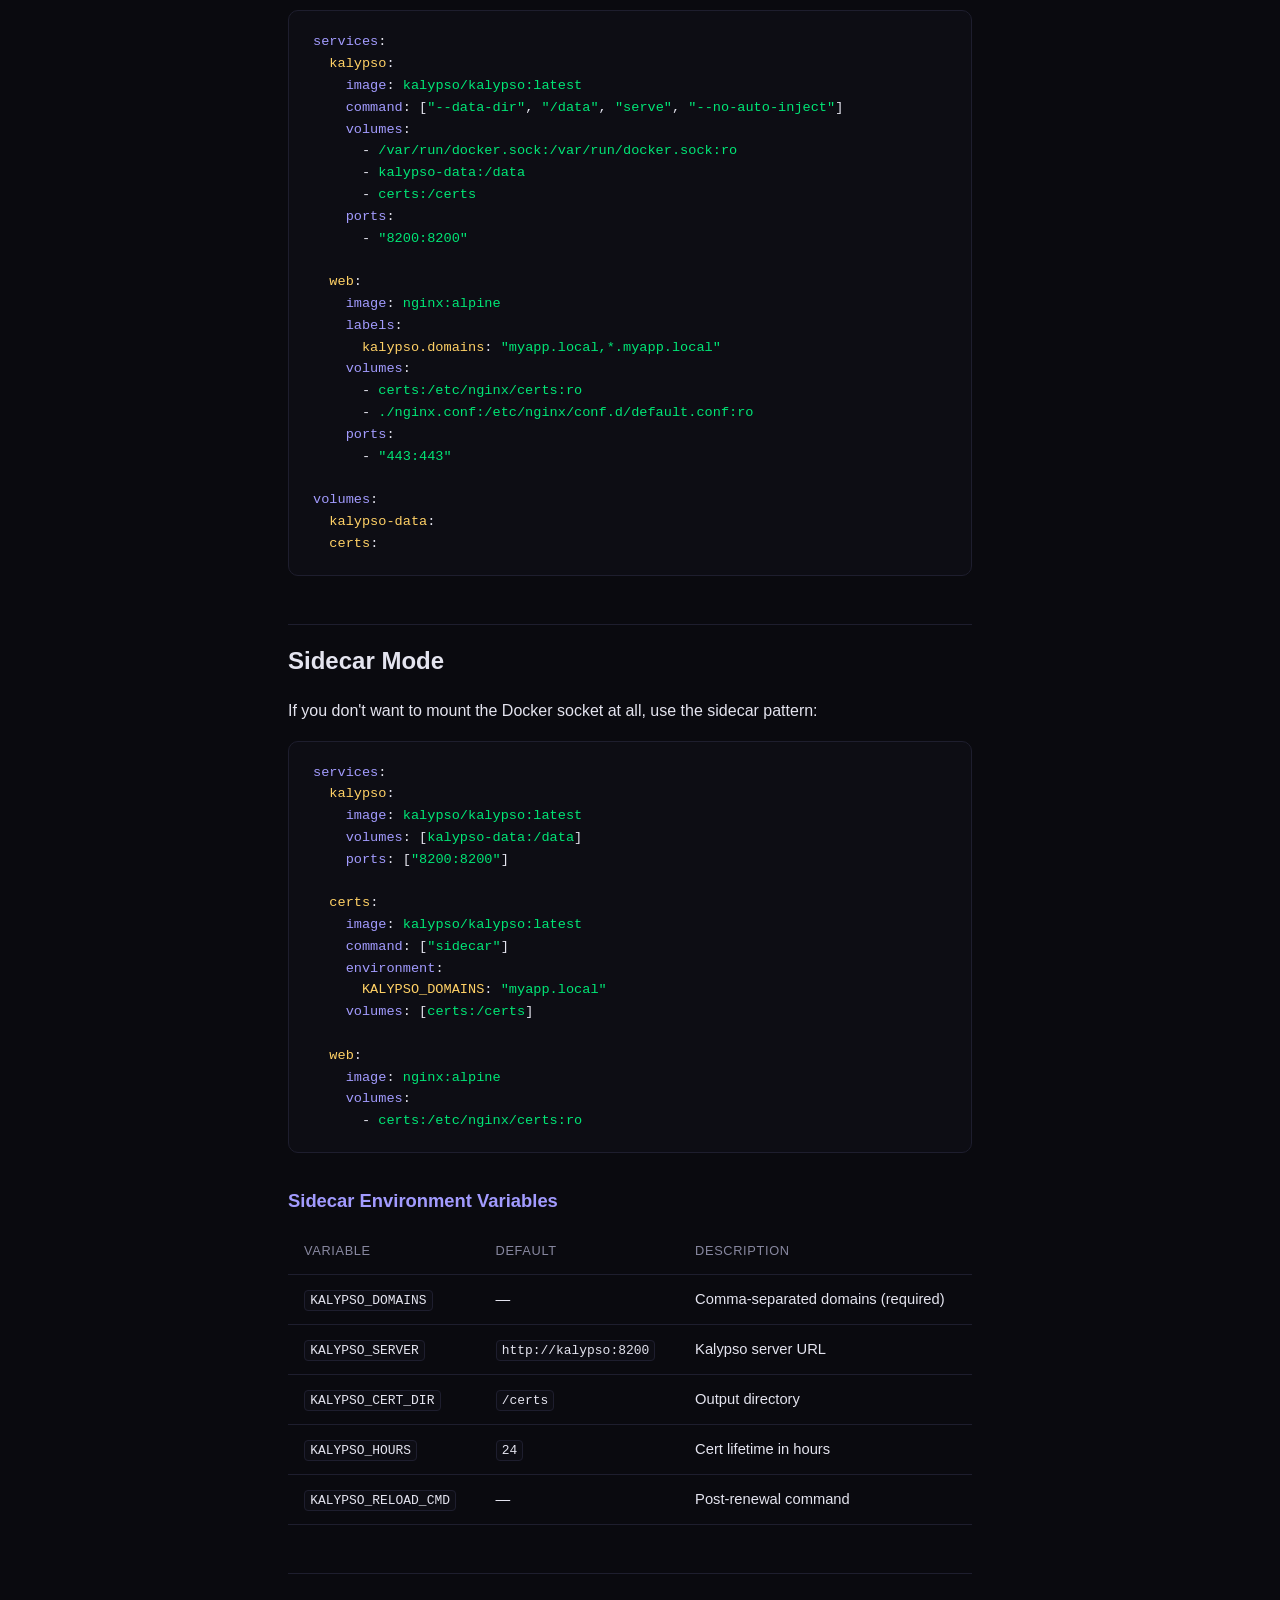
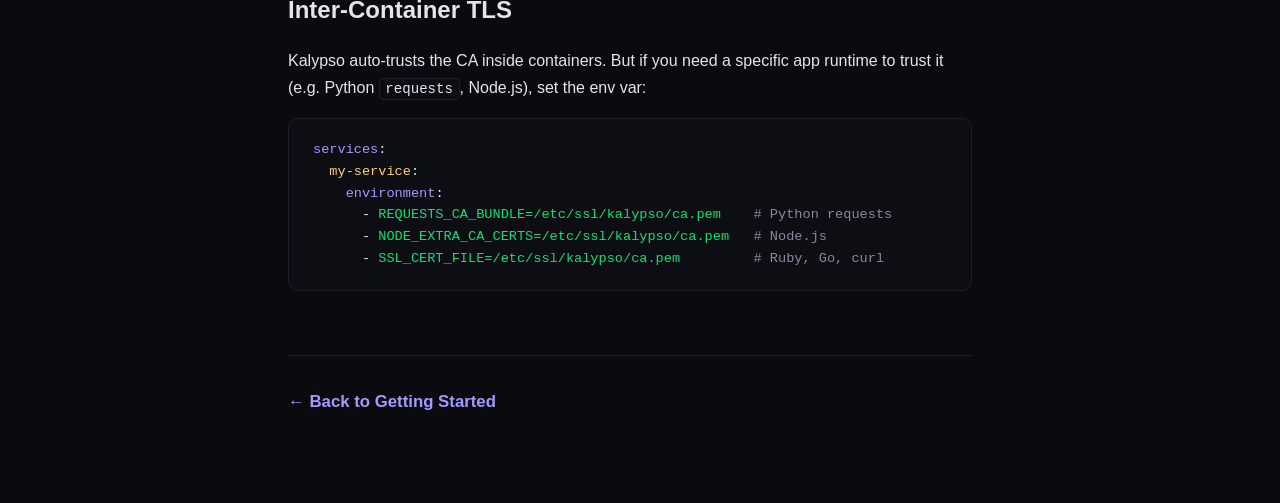
<file: site/docs/docker.html>
<!DOCTYPE html>
<html lang="en">
<head>
    <meta charset="UTF-8">
    <meta name="viewport" content="width=device-width, initial-scale=1.0">
    <title>Docker &amp; Compose — Kalypso Docs</title>
    <meta name="description" content="Add one label to your service, get automatic HTTPS. Zero config Docker Compose SSL.">
    <link rel="stylesheet" href="style.css">
</head>
<body>
<nav>
    <a href="../" class="logo">kalypso</a>
    <div class="nav-links">
        <a href="getting-started.html">Getting Started</a>
        <a href="api.html">API</a>
        <a href="curl.html">curl</a>
        <a href="security.html">Security</a>
        <a href="docker.html" class="active">Docker</a>
        <a href="https://github.com/kalypso-dev/kalypso">GitHub</a>
    </div>
</nav>

<div class="layout">
    <aside class="sidebar">
        <h4>Documentation</h4>
        <ul>
            <li><a href="getting-started.html">Getting Started</a></li>
            <li><a href="api.html">API Reference</a></li>
            <li><a href="curl.html">curl Examples</a></li>
            <li><a href="security.html">Security Model</a></li>
            <li><a href="docker.html" class="active">Docker &amp; Compose</a></li>
        </ul>
        <h4 style="margin-top:2rem">On this page</h4>
        <ul>
            <li><a href="#zero-config">Zero-Config Mode (Recommended)</a></li>
            <li><a href="#labels">Labels Reference</a></li>
            <li><a href="#image-profiles">Image Profiles</a></li>
            <li><a href="#server-flags">Server Flags</a></li>
            <li><a href="#trust">Trust the CA</a></li>
            <li><a href="#shared-volume">Shared Volume Mode</a></li>
            <li><a href="#sidecar">Sidecar Mode</a></li>
            <li><a href="#containers">Inter-Container TLS</a></li>
        </ul>
    </aside>

    <main>
        <h1>Docker &amp; Compose</h1>
        <p>Add a <code>kalypso.domains</code> label to any container. Kalypso auto-discovers it, issues certs, injects them directly, trusts the CA inside the container, and reloads. No shared volumes. No shared networks. Just a label.</p>

        <h2 id="zero-config">Zero-Config Mode (Recommended)</h2>
        <p>Run Kalypso <strong>once</strong> on your machine. Every project gets HTTPS automatically — completely separate Compose stacks, no coupling.</p>

        <h3>1. Start Kalypso (once per machine)</h3>
        <pre><code><span class="cmt"># kalypso/docker-compose.yml — run this once</span>
<span class="kw">services</span>:
  <span class="fn">kalypso</span>:
    <span class="kw">image</span>: <span class="str">kalypso/kalypso:latest</span>
    <span class="kw">volumes</span>:
      - <span class="str">/var/run/docker.sock:/var/run/docker.sock:ro</span>
      - <span class="str">kalypso-data:/data</span>
    <span class="kw">ports</span>:
      - <span class="str">"8200:8200"</span>

<span class="kw">volumes</span>:
  <span class="fn">kalypso-data</span>:</code></pre>

        <h3>2. Add one label to any project</h3>
        <pre><code><span class="cmt"># webapp/docker-compose.yml — a totally separate project</span>
<span class="kw">services</span>:
  <span class="fn">web</span>:
    <span class="kw">image</span>: <span class="str">nginx:alpine</span>
    <span class="kw">labels</span>:
      <span class="fn">kalypso.domains</span>: <span class="str">"myapp.local,*.myapp.local"</span>
    <span class="kw">ports</span>:
      - <span class="str">"443:443"</span>
    <span class="kw">volumes</span>:
      - <span class="str">./nginx.conf:/etc/nginx/conf.d/default.conf:ro</span></code></pre>

        <p>That's it. No shared volumes, no shared networks, no <code>depends_on</code>. Run <code>docker compose up -d</code> in each directory.</p>

        <h3>What happens automatically:</h3>
        <ol>
            <li>Kalypso detects your <code>web</code> container via the Docker socket</li>
            <li>Issues a cert for <code>myapp.local</code></li>
            <li>Knows it's nginx — injects <code>cert.pem</code> and <code>key.pem</code> into <code>/etc/nginx/ssl/</code> directly via the Docker API</li>
            <li>Injects the CA into the container's system trust store</li>
            <li>Runs <code>nginx -s reload</code> automatically</li>
            <li>Renews at 50% lifetime (every 12h by default)</li>
        </ol>

        <h3>nginx.conf</h3>
        <pre><code><span class="kw">server</span> {
    <span class="fn">listen</span> 443 ssl;
    <span class="fn">server_name</span> myapp.local;
    <span class="cmt"># Kalypso knows these paths for nginx — no config needed</span>
    <span class="fn">ssl_certificate</span>     /etc/nginx/ssl/cert.pem;
    <span class="fn">ssl_certificate_key</span> /etc/nginx/ssl/key.pem;
    <span class="kw">location</span> / {
        <span class="cmt"># your app here</span>
    }
}</code></pre>

        <h2 id="labels">Labels Reference</h2>
        <p>Add these labels to any container you want Kalypso to manage:</p>
        <table>
            <thead>
                <tr><th>Label</th><th>Required</th><th>Default</th><th>Description</th></tr>
            </thead>
            <tbody>
                <tr><td><code>kalypso.domains</code></td><td>Yes</td><td>—</td><td>Comma-separated domains</td></tr>
                <tr><td><code>kalypso.cert-path</code></td><td>No</td><td>auto-detected</td><td>Override cert path inside container</td></tr>
                <tr><td><code>kalypso.key-path</code></td><td>No</td><td>auto-detected</td><td>Override key path inside container</td></tr>
                <tr><td><code>kalypso.ca-path</code></td><td>No</td><td>auto-detected</td><td>Override CA cert path inside container</td></tr>
                <tr><td><code>kalypso.reload</code></td><td>No</td><td>auto-detected</td><td>Reload command to exec</td></tr>
                <tr><td><code>kalypso.hours</code></td><td>No</td><td><code>24</code></td><td>Cert lifetime in hours</td></tr>
                <tr><td><code>kalypso.trust</code></td><td>No</td><td><code>true</code></td><td>Set to <code>"false"</code> to skip CA trust store injection</td></tr>
                <tr><td><code>kalypso.auto</code></td><td>No</td><td><code>true</code></td><td>Set to <code>"false"</code> to disable image-based auto-detection</td></tr>
            </tbody>
        </table>

        <h2 id="image-profiles">Image Profiles</h2>
        <p>Kalypso auto-detects cert paths and reload commands from the container image:</p>
        <table>
            <thead>
                <tr><th>Image</th><th>Cert path</th><th>Key path</th><th>Reload command</th></tr>
            </thead>
            <tbody>
                <tr><td><code>nginx:*</code></td><td><code>/etc/nginx/ssl/cert.pem</code></td><td><code>/etc/nginx/ssl/key.pem</code></td><td><code>nginx -s reload</code></td></tr>
                <tr><td><code>httpd:*</code> / <code>apache:*</code></td><td><code>/usr/local/apache2/conf/server.crt</code></td><td><code>...server.key</code></td><td><code>apachectl graceful</code></td></tr>
                <tr><td><code>haproxy:*</code></td><td><code>/usr/local/etc/haproxy/certs/cert.pem</code></td><td><code>...key.pem</code></td><td><code>kill -USR2 1</code></td></tr>
                <tr><td><code>caddy:*</code></td><td><code>/etc/caddy/certs/cert.pem</code></td><td><code>...key.pem</code></td><td>None (file watcher)</td></tr>
                <tr><td><code>traefik:*</code></td><td><code>/etc/traefik/certs/cert.pem</code></td><td><code>...key.pem</code></td><td>None (file watcher)</td></tr>
                <tr><td>Everything else</td><td><code>/etc/ssl/kalypso/cert.pem</code></td><td><code>...key.pem</code></td><td>None</td></tr>
            </tbody>
        </table>
        <p>For unknown images, use labels to tell Kalypso where certs go:</p>
        <pre><code><span class="kw">labels</span>:
  <span class="fn">kalypso.domains</span>: <span class="str">"myapp.local"</span>
  <span class="fn">kalypso.cert-path</span>: <span class="str">"/app/certs/cert.pem"</span>
  <span class="fn">kalypso.key-path</span>: <span class="str">"/app/certs/key.pem"</span>
  <span class="fn">kalypso.reload</span>: <span class="str">"kill -HUP 1"</span></code></pre>

        <h2 id="server-flags">Server Flags</h2>
        <p>Control what Kalypso does automatically with flags on the <code>serve</code> command (or env vars):</p>
        <table>
            <thead>
                <tr><th>Flag</th><th>Env var</th><th>Default</th><th>Description</th></tr>
            </thead>
            <tbody>
                <tr><td><code>--auto-inject / --no-auto-inject</code></td><td><code>KALYPSO_AUTO_INJECT</code></td><td>on</td><td>Inject certs directly into containers</td></tr>
                <tr><td><code>--auto-trust / --no-auto-trust</code></td><td><code>KALYPSO_AUTO_TRUST</code></td><td>on</td><td>Inject CA into container trust stores</td></tr>
                <tr><td><code>--auto-reload / --no-auto-reload</code></td><td><code>KALYPSO_AUTO_RELOAD</code></td><td>on</td><td>Auto-detect and run reload commands</td></tr>
            </tbody>
        </table>
        <p>Turn off <code>--no-auto-inject</code> to fall back to the shared-volume approach described below.</p>

        <h2 id="trust">Trust the CA on Your Host</h2>
        <p>Kalypso auto-trusts the CA <em>inside</em> containers. For your <strong>host machine</strong> (browser, curl, etc.):</p>

        <pre><code><span class="cmt"># Download the CA cert</span>
curl http://localhost:8200/ca.pem > /tmp/kalypso-ca.pem

<span class="cmt"># macOS</span>
sudo security add-trusted-cert -d -r trustRoot \
  -k /Library/Keychains/System.keychain /tmp/kalypso-ca.pem

<span class="cmt"># Ubuntu / Debian</span>
sudo cp /tmp/kalypso-ca.pem /usr/local/share/ca-certificates/kalypso.crt
sudo update-ca-certificates

<span class="cmt"># Fedora / Arch</span>
sudo trust anchor /tmp/kalypso-ca.pem</code></pre>

        <p>Then add to <code>/etc/hosts</code>:</p>
        <pre><code>127.0.0.1 myapp.local</code></pre>

        <h2 id="shared-volume">Shared Volume Mode</h2>
        <p>If you prefer shared volumes over direct injection (or need read-only containers), use <code>--no-auto-inject</code> and mount a shared certs volume:</p>

        <pre><code><span class="kw">services</span>:
  <span class="fn">kalypso</span>:
    <span class="kw">image</span>: <span class="str">kalypso/kalypso:latest</span>
    <span class="kw">command</span>: [<span class="str">"--data-dir"</span>, <span class="str">"/data"</span>, <span class="str">"serve"</span>, <span class="str">"--no-auto-inject"</span>]
    <span class="kw">volumes</span>:
      - <span class="str">/var/run/docker.sock:/var/run/docker.sock:ro</span>
      - <span class="str">kalypso-data:/data</span>
      - <span class="str">certs:/certs</span>
    <span class="kw">ports</span>:
      - <span class="str">"8200:8200"</span>

  <span class="fn">web</span>:
    <span class="kw">image</span>: <span class="str">nginx:alpine</span>
    <span class="kw">labels</span>:
      <span class="fn">kalypso.domains</span>: <span class="str">"myapp.local,*.myapp.local"</span>
    <span class="kw">volumes</span>:
      - <span class="str">certs:/etc/nginx/certs:ro</span>
      - <span class="str">./nginx.conf:/etc/nginx/conf.d/default.conf:ro</span>
    <span class="kw">ports</span>:
      - <span class="str">"443:443"</span>

<span class="kw">volumes</span>:
  <span class="fn">kalypso-data</span>:
  <span class="fn">certs</span>:</code></pre>

        <h2 id="sidecar">Sidecar Mode</h2>
        <p>If you don't want to mount the Docker socket at all, use the sidecar pattern:</p>

        <pre><code><span class="kw">services</span>:
  <span class="fn">kalypso</span>:
    <span class="kw">image</span>: <span class="str">kalypso/kalypso:latest</span>
    <span class="kw">volumes</span>: [<span class="str">kalypso-data:/data</span>]
    <span class="kw">ports</span>: [<span class="str">"8200:8200"</span>]

  <span class="fn">certs</span>:
    <span class="kw">image</span>: <span class="str">kalypso/kalypso:latest</span>
    <span class="kw">command</span>: [<span class="str">"sidecar"</span>]
    <span class="kw">environment</span>:
      <span class="fn">KALYPSO_DOMAINS</span>: <span class="str">"myapp.local"</span>
    <span class="kw">volumes</span>: [<span class="str">certs:/certs</span>]

  <span class="fn">web</span>:
    <span class="kw">image</span>: <span class="str">nginx:alpine</span>
    <span class="kw">volumes</span>:
      - <span class="str">certs:/etc/nginx/certs:ro</span></code></pre>

        <h3>Sidecar Environment Variables</h3>
        <table>
            <thead>
                <tr><th>Variable</th><th>Default</th><th>Description</th></tr>
            </thead>
            <tbody>
                <tr><td><code>KALYPSO_DOMAINS</code></td><td>—</td><td>Comma-separated domains (required)</td></tr>
                <tr><td><code>KALYPSO_SERVER</code></td><td><code>http://kalypso:8200</code></td><td>Kalypso server URL</td></tr>
                <tr><td><code>KALYPSO_CERT_DIR</code></td><td><code>/certs</code></td><td>Output directory</td></tr>
                <tr><td><code>KALYPSO_HOURS</code></td><td><code>24</code></td><td>Cert lifetime in hours</td></tr>
                <tr><td><code>KALYPSO_RELOAD_CMD</code></td><td>—</td><td>Post-renewal command</td></tr>
            </tbody>
        </table>

        <h2 id="containers">Inter-Container TLS</h2>
        <p>Kalypso auto-trusts the CA inside containers. But if you need a specific app runtime to trust it (e.g. Python <code>requests</code>, Node.js), set the env var:</p>
        <pre><code><span class="kw">services</span>:
  <span class="fn">my-service</span>:
    <span class="kw">environment</span>:
      - <span class="str">REQUESTS_CA_BUNDLE=/etc/ssl/kalypso/ca.pem</span>    <span class="cmt"># Python requests</span>
      - <span class="str">NODE_EXTRA_CA_CERTS=/etc/ssl/kalypso/ca.pem</span>   <span class="cmt"># Node.js</span>
      - <span class="str">SSL_CERT_FILE=/etc/ssl/kalypso/ca.pem</span>         <span class="cmt"># Ruby, Go, curl</span></code></pre>

        <div class="next-page">
            <a href="getting-started.html">&larr; Back to Getting Started</a>
        </div>
    </main>
</div>

</body>
</html>
</file>
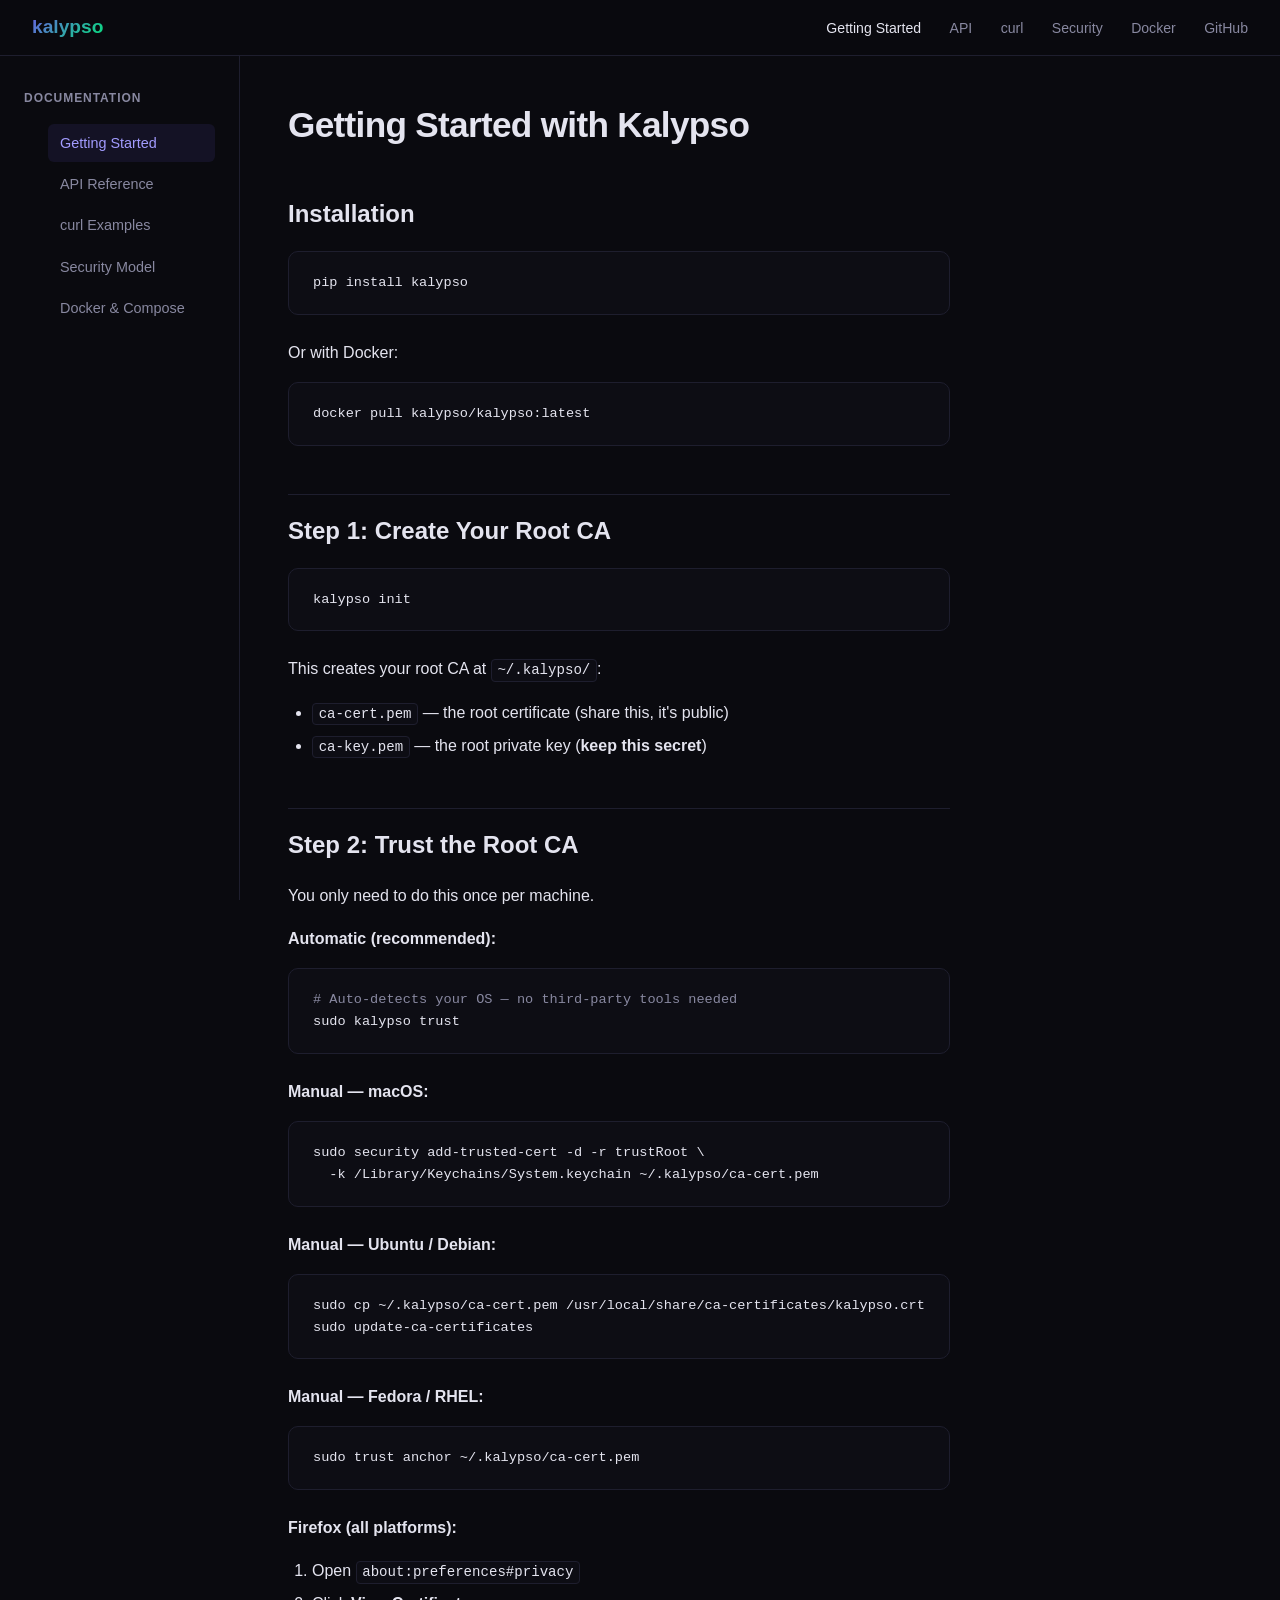
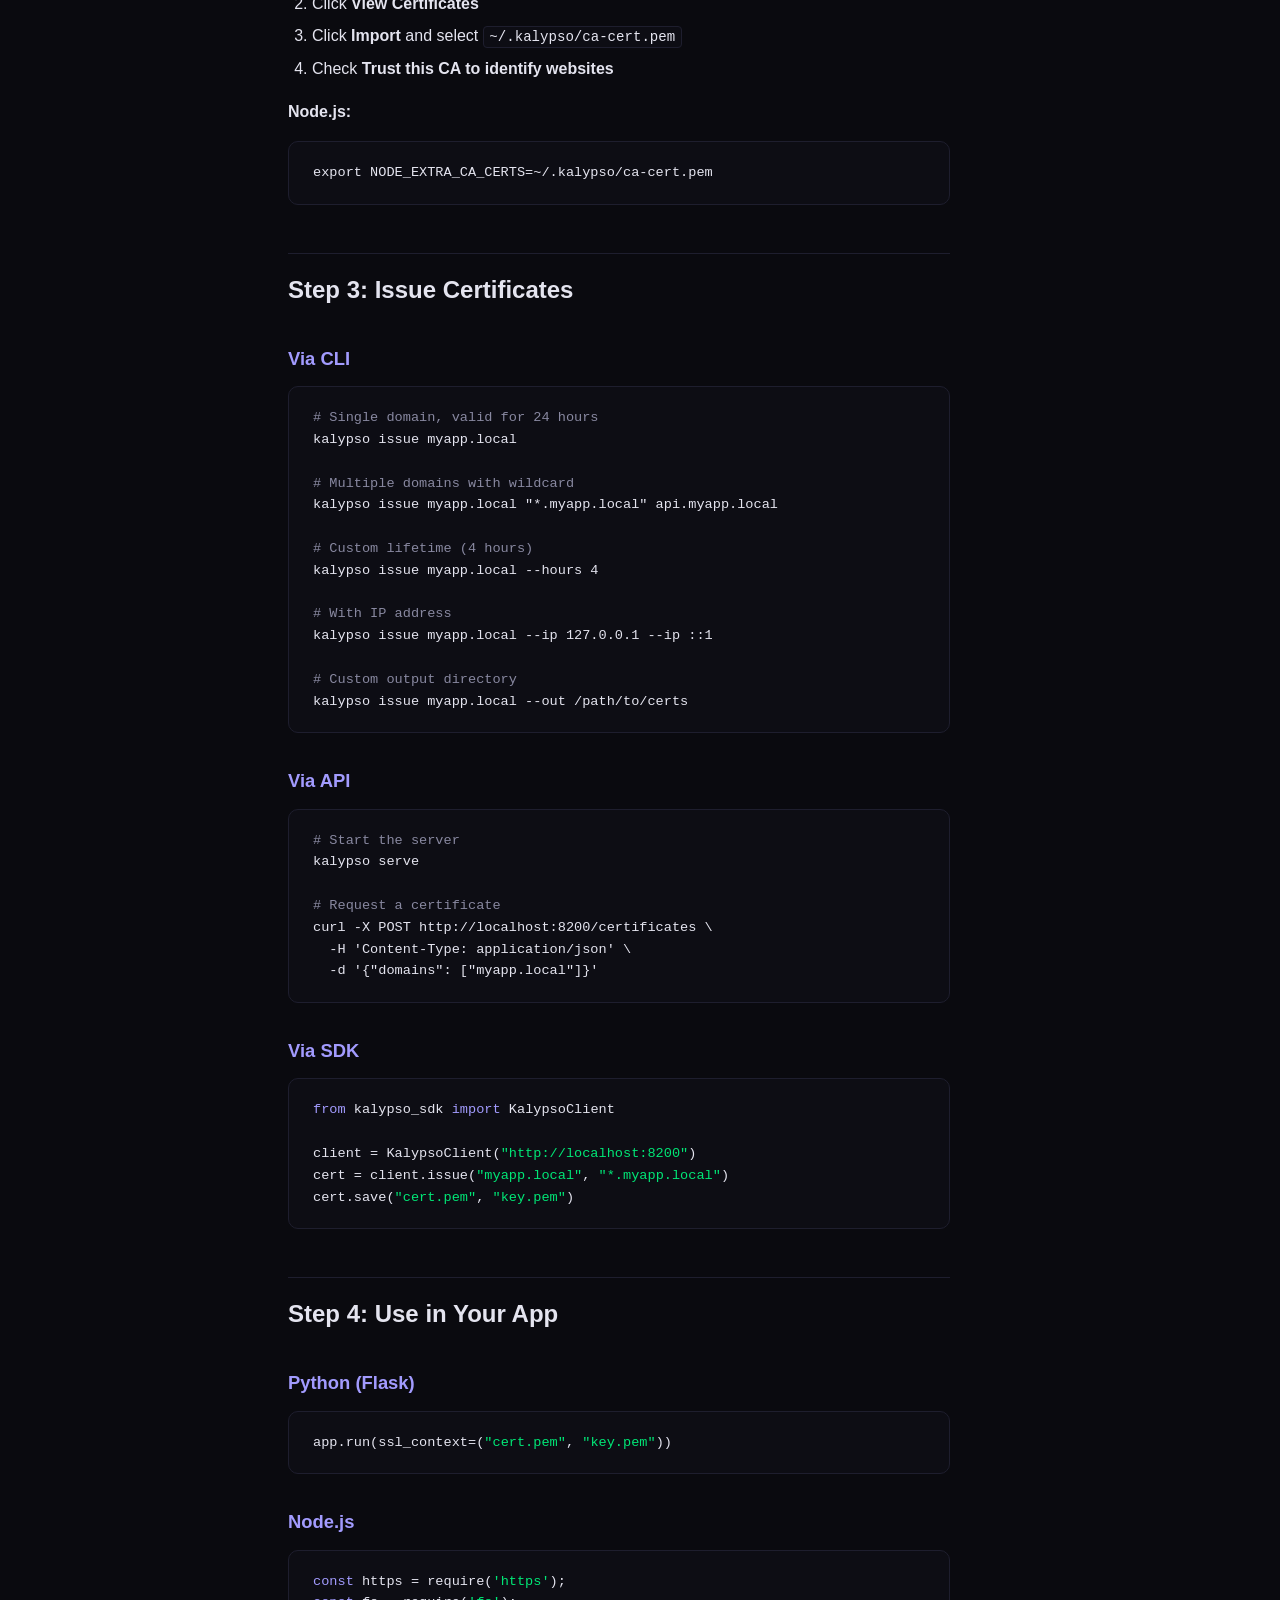
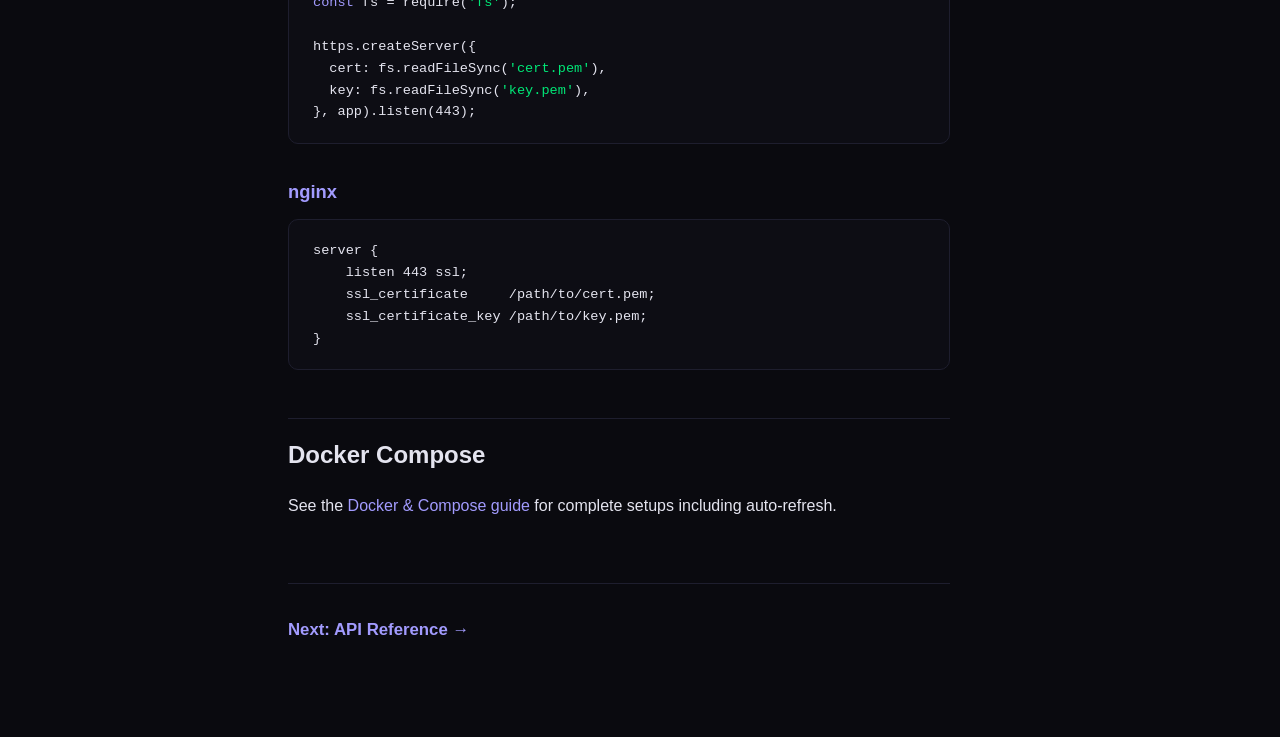
<file: site/docs/getting-started.html>
<!DOCTYPE html>
<html lang="en">
<head>
    <meta charset="UTF-8">
    <meta name="viewport" content="width=device-width, initial-scale=1.0">
    <title>Getting Started — Kalypso Docs</title>
    <meta name="description" content="Get up and running with Kalypso in 60 seconds. Install, create a CA, trust it, issue certs.">
    <link rel="stylesheet" href="style.css">
</head>
<body>
<nav>
    <a href="../" class="logo">kalypso</a>
    <div class="nav-links">
        <a href="getting-started.html" class="active">Getting Started</a>
        <a href="api.html">API</a>
        <a href="curl.html">curl</a>
        <a href="security.html">Security</a>
        <a href="docker.html">Docker</a>
        <a href="https://github.com/kalypso-dev/kalypso">GitHub</a>
    </div>
</nav>

<div class="layout">
    <aside class="sidebar">
        <h4>Documentation</h4>
        <ul>
            <li><a href="getting-started.html" class="active">Getting Started</a></li>
            <li><a href="api.html">API Reference</a></li>
            <li><a href="curl.html">curl Examples</a></li>
            <li><a href="security.html">Security Model</a></li>
            <li><a href="docker.html">Docker &amp; Compose</a></li>
        </ul>
    </aside>

    <main>
        <h1>Getting Started with Kalypso</h1>

        <h2 id="installation">Installation</h2>
        <pre><code>pip install kalypso</code></pre>
        <p>Or with Docker:</p>
        <pre><code>docker pull kalypso/kalypso:latest</code></pre>

        <h2 id="step-1">Step 1: Create Your Root CA</h2>
        <pre><code>kalypso init</code></pre>
        <p>This creates your root CA at <code>~/.kalypso/</code>:</p>
        <ul>
            <li><code>ca-cert.pem</code> — the root certificate (share this, it's public)</li>
            <li><code>ca-key.pem</code> — the root private key (<strong>keep this secret</strong>)</li>
        </ul>

        <h2 id="step-2">Step 2: Trust the Root CA</h2>
        <p>You only need to do this once per machine.</p>

        <p><strong>Automatic (recommended):</strong></p>
        <pre><code><span class="cmt"># Auto-detects your OS — no third-party tools needed</span>
sudo kalypso trust</code></pre>

        <p><strong>Manual — macOS:</strong></p>
        <pre><code>sudo security add-trusted-cert -d -r trustRoot \
  -k /Library/Keychains/System.keychain ~/.kalypso/ca-cert.pem</code></pre>

        <p><strong>Manual — Ubuntu / Debian:</strong></p>
        <pre><code>sudo cp ~/.kalypso/ca-cert.pem /usr/local/share/ca-certificates/kalypso.crt
sudo update-ca-certificates</code></pre>

        <p><strong>Manual — Fedora / RHEL:</strong></p>
        <pre><code>sudo trust anchor ~/.kalypso/ca-cert.pem</code></pre>

        <p><strong>Firefox (all platforms):</strong></p>
        <ol>
            <li>Open <code>about:preferences#privacy</code></li>
            <li>Click <strong>View Certificates</strong></li>
            <li>Click <strong>Import</strong> and select <code>~/.kalypso/ca-cert.pem</code></li>
            <li>Check <strong>Trust this CA to identify websites</strong></li>
        </ol>

        <p><strong>Node.js:</strong></p>
        <pre><code>export NODE_EXTRA_CA_CERTS=~/.kalypso/ca-cert.pem</code></pre>

        <h2 id="step-3">Step 3: Issue Certificates</h2>

        <h3>Via CLI</h3>
        <pre><code><span class="cmt"># Single domain, valid for 24 hours</span>
kalypso issue myapp.local

<span class="cmt"># Multiple domains with wildcard</span>
kalypso issue myapp.local "*.myapp.local" api.myapp.local

<span class="cmt"># Custom lifetime (4 hours)</span>
kalypso issue myapp.local --hours 4

<span class="cmt"># With IP address</span>
kalypso issue myapp.local --ip 127.0.0.1 --ip ::1

<span class="cmt"># Custom output directory</span>
kalypso issue myapp.local --out /path/to/certs</code></pre>

        <h3>Via API</h3>
        <pre><code><span class="cmt"># Start the server</span>
kalypso serve

<span class="cmt"># Request a certificate</span>
curl -X POST http://localhost:8200/certificates \
  -H 'Content-Type: application/json' \
  -d '{"domains": ["myapp.local"]}'</code></pre>

        <h3>Via SDK</h3>
        <pre><code><span class="kw">from</span> kalypso_sdk <span class="kw">import</span> KalypsoClient

client = KalypsoClient(<span class="str">"http://localhost:8200"</span>)
cert = client.issue(<span class="str">"myapp.local"</span>, <span class="str">"*.myapp.local"</span>)
cert.save(<span class="str">"cert.pem"</span>, <span class="str">"key.pem"</span>)</code></pre>

        <h2 id="step-4">Step 4: Use in Your App</h2>

        <h3>Python (Flask)</h3>
        <pre><code>app.run(ssl_context=(<span class="str">"cert.pem"</span>, <span class="str">"key.pem"</span>))</code></pre>

        <h3>Node.js</h3>
        <pre><code><span class="kw">const</span> https = require(<span class="str">'https'</span>);
<span class="kw">const</span> fs = require(<span class="str">'fs'</span>);

https.createServer({
  cert: fs.readFileSync(<span class="str">'cert.pem'</span>),
  key: fs.readFileSync(<span class="str">'key.pem'</span>),
}, app).listen(443);</code></pre>

        <h3>nginx</h3>
        <pre><code>server {
    listen 443 ssl;
    ssl_certificate     /path/to/cert.pem;
    ssl_certificate_key /path/to/key.pem;
}</code></pre>

        <h2 id="docker">Docker Compose</h2>
        <p>See the <a href="docker.html">Docker &amp; Compose guide</a> for complete setups including auto-refresh.</p>

        <div class="next-page">
            <a href="api.html">Next: API Reference &rarr;</a>
        </div>
    </main>
</div>

</body>
</html>
</file>
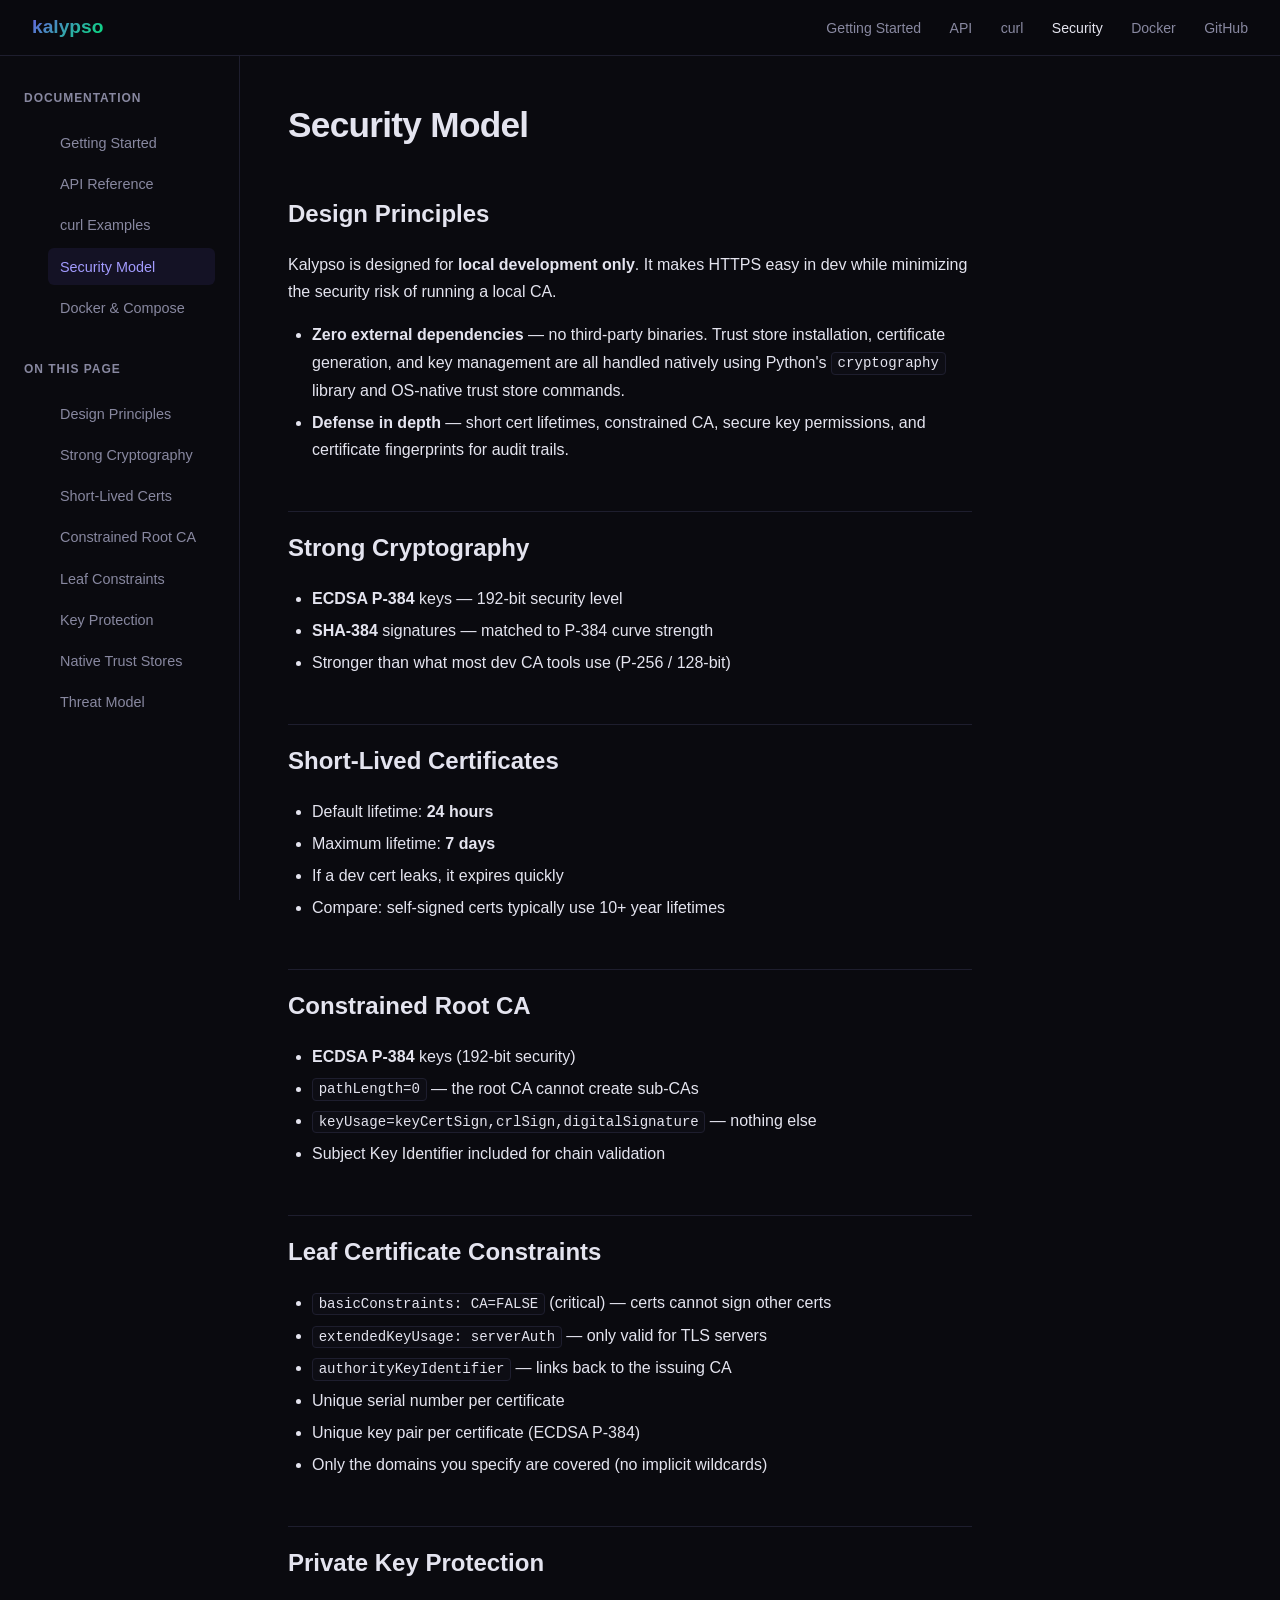
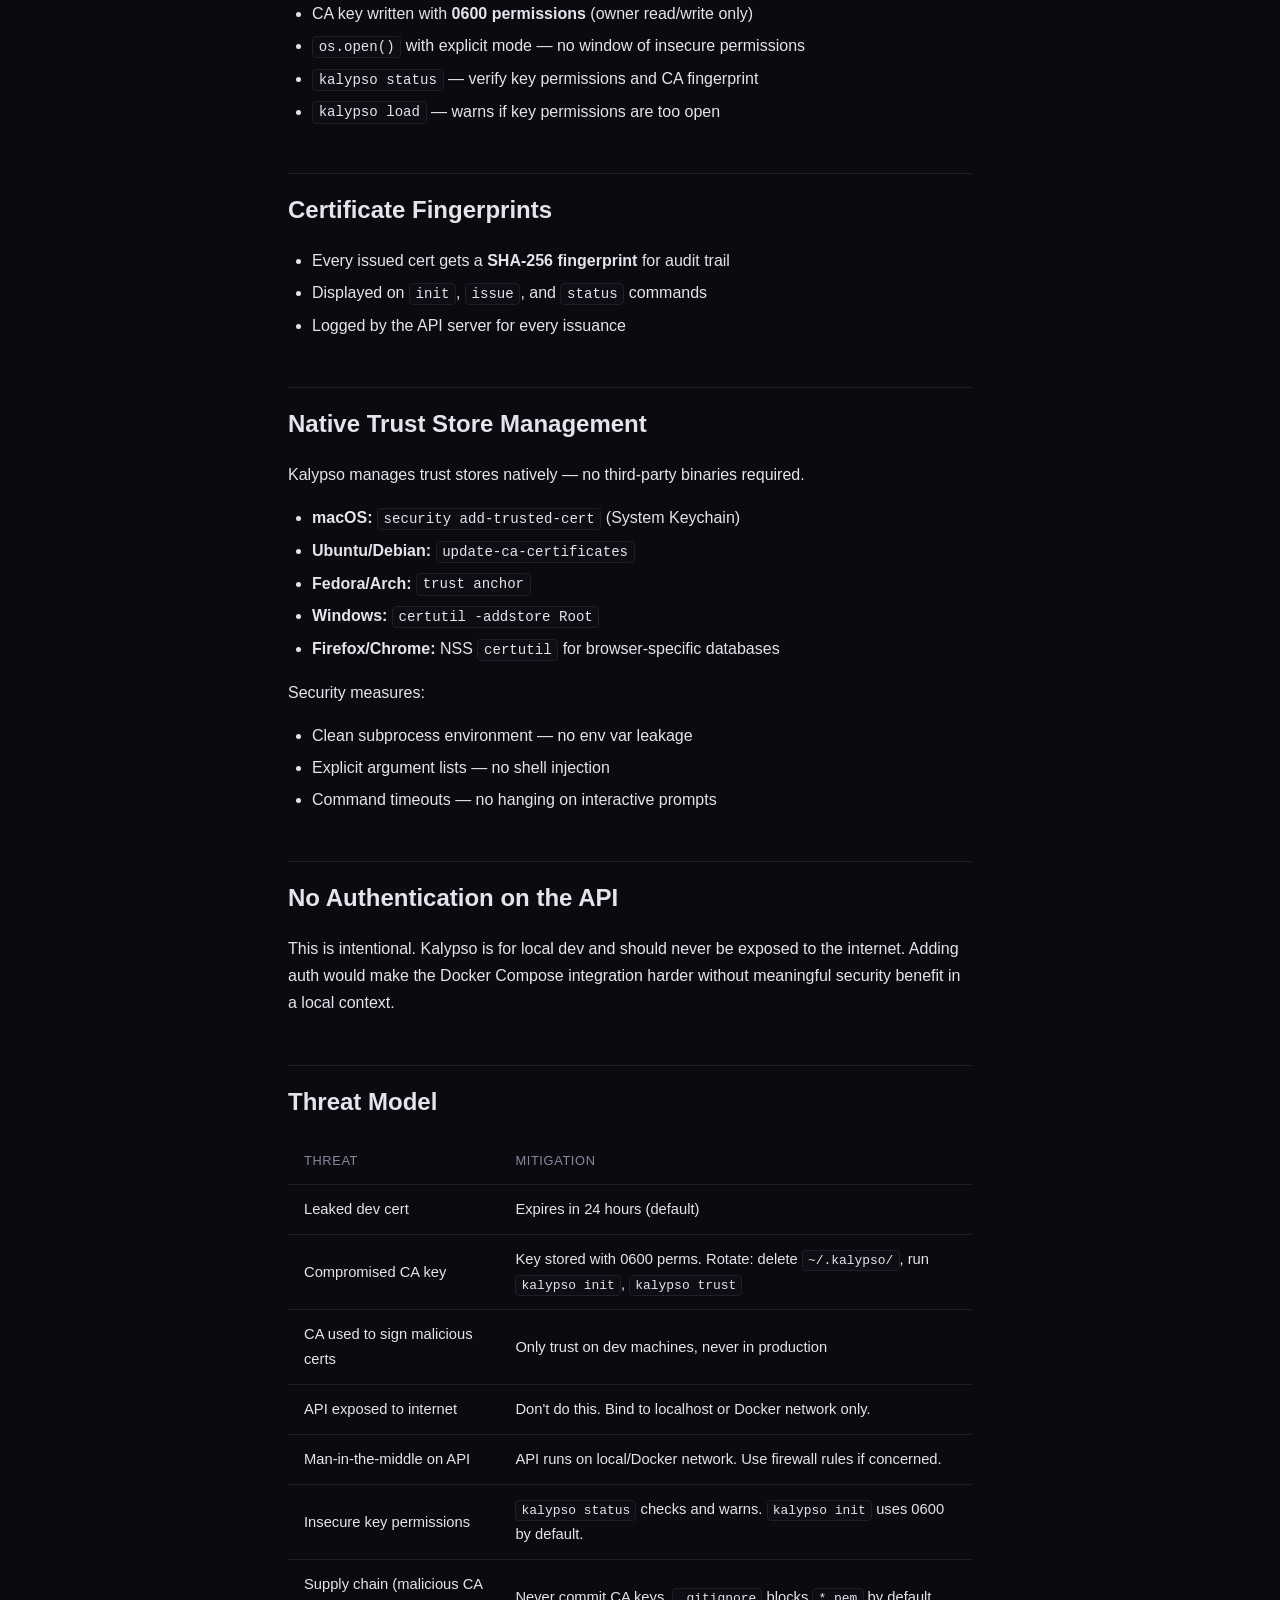
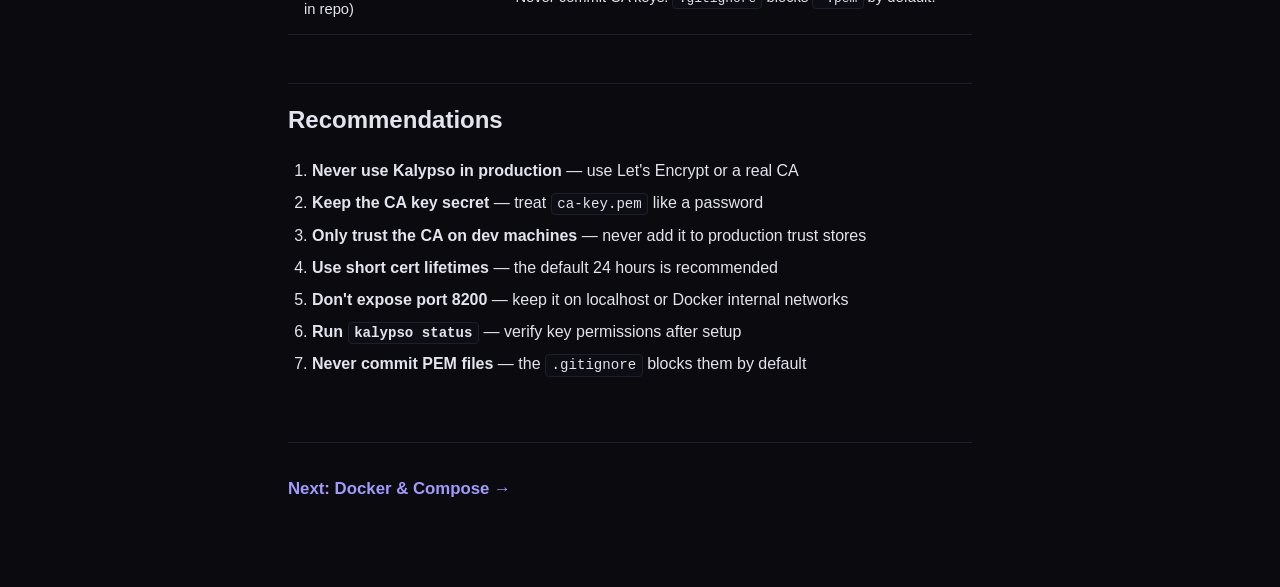
<file: site/docs/security.html>
<!DOCTYPE html>
<html lang="en">
<head>
    <meta charset="UTF-8">
    <meta name="viewport" content="width=device-width, initial-scale=1.0">
    <title>Security Model — Kalypso Docs</title>
    <meta name="description" content="Kalypso's security design: ECDSA P-384, short-lived certs, constrained CA, native trust store management, threat model.">
    <link rel="stylesheet" href="style.css">
</head>
<body>
<nav>
    <a href="../" class="logo">kalypso</a>
    <div class="nav-links">
        <a href="getting-started.html">Getting Started</a>
        <a href="api.html">API</a>
        <a href="curl.html">curl</a>
        <a href="security.html" class="active">Security</a>
        <a href="docker.html">Docker</a>
        <a href="https://github.com/kalypso-dev/kalypso">GitHub</a>
    </div>
</nav>

<div class="layout">
    <aside class="sidebar">
        <h4>Documentation</h4>
        <ul>
            <li><a href="getting-started.html">Getting Started</a></li>
            <li><a href="api.html">API Reference</a></li>
            <li><a href="curl.html">curl Examples</a></li>
            <li><a href="security.html" class="active">Security Model</a></li>
            <li><a href="docker.html">Docker &amp; Compose</a></li>
        </ul>
        <h4 style="margin-top:2rem">On this page</h4>
        <ul>
            <li><a href="#principles">Design Principles</a></li>
            <li><a href="#crypto">Strong Cryptography</a></li>
            <li><a href="#short-lived">Short-Lived Certs</a></li>
            <li><a href="#root-ca">Constrained Root CA</a></li>
            <li><a href="#leaf">Leaf Constraints</a></li>
            <li><a href="#key-protection">Key Protection</a></li>
            <li><a href="#trust-stores">Native Trust Stores</a></li>
            <li><a href="#threat-model">Threat Model</a></li>
        </ul>
    </aside>

    <main>
        <h1>Security Model</h1>

        <h2 id="principles">Design Principles</h2>
        <p>Kalypso is designed for <strong>local development only</strong>. It makes HTTPS easy in dev while minimizing the security risk of running a local CA.</p>
        <ul>
            <li><strong>Zero external dependencies</strong> — no third-party binaries. Trust store installation, certificate generation, and key management are all handled natively using Python's <code>cryptography</code> library and OS-native trust store commands.</li>
            <li><strong>Defense in depth</strong> — short cert lifetimes, constrained CA, secure key permissions, and certificate fingerprints for audit trails.</li>
        </ul>

        <h2 id="crypto">Strong Cryptography</h2>
        <ul>
            <li><strong>ECDSA P-384</strong> keys — 192-bit security level</li>
            <li><strong>SHA-384</strong> signatures — matched to P-384 curve strength</li>
            <li>Stronger than what most dev CA tools use (P-256 / 128-bit)</li>
        </ul>

        <h2 id="short-lived">Short-Lived Certificates</h2>
        <ul>
            <li>Default lifetime: <strong>24 hours</strong></li>
            <li>Maximum lifetime: <strong>7 days</strong></li>
            <li>If a dev cert leaks, it expires quickly</li>
            <li>Compare: self-signed certs typically use 10+ year lifetimes</li>
        </ul>

        <h2 id="root-ca">Constrained Root CA</h2>
        <ul>
            <li><strong>ECDSA P-384</strong> keys (192-bit security)</li>
            <li><code>pathLength=0</code> — the root CA cannot create sub-CAs</li>
            <li><code>keyUsage=keyCertSign,crlSign,digitalSignature</code> — nothing else</li>
            <li>Subject Key Identifier included for chain validation</li>
        </ul>

        <h2 id="leaf">Leaf Certificate Constraints</h2>
        <ul>
            <li><code>basicConstraints: CA=FALSE</code> (critical) — certs cannot sign other certs</li>
            <li><code>extendedKeyUsage: serverAuth</code> — only valid for TLS servers</li>
            <li><code>authorityKeyIdentifier</code> — links back to the issuing CA</li>
            <li>Unique serial number per certificate</li>
            <li>Unique key pair per certificate (ECDSA P-384)</li>
            <li>Only the domains you specify are covered (no implicit wildcards)</li>
        </ul>

        <h2 id="key-protection">Private Key Protection</h2>
        <ul>
            <li>CA key written with <strong>0600 permissions</strong> (owner read/write only)</li>
            <li><code>os.open()</code> with explicit mode — no window of insecure permissions</li>
            <li><code>kalypso status</code> — verify key permissions and CA fingerprint</li>
            <li><code>kalypso load</code> — warns if key permissions are too open</li>
        </ul>

        <h2 id="fingerprints">Certificate Fingerprints</h2>
        <ul>
            <li>Every issued cert gets a <strong>SHA-256 fingerprint</strong> for audit trail</li>
            <li>Displayed on <code>init</code>, <code>issue</code>, and <code>status</code> commands</li>
            <li>Logged by the API server for every issuance</li>
        </ul>

        <h2 id="trust-stores">Native Trust Store Management</h2>
        <p>Kalypso manages trust stores natively — no third-party binaries required.</p>
        <ul>
            <li><strong>macOS:</strong> <code>security add-trusted-cert</code> (System Keychain)</li>
            <li><strong>Ubuntu/Debian:</strong> <code>update-ca-certificates</code></li>
            <li><strong>Fedora/Arch:</strong> <code>trust anchor</code></li>
            <li><strong>Windows:</strong> <code>certutil -addstore Root</code></li>
            <li><strong>Firefox/Chrome:</strong> NSS <code>certutil</code> for browser-specific databases</li>
        </ul>
        <p>Security measures:</p>
        <ul>
            <li>Clean subprocess environment — no env var leakage</li>
            <li>Explicit argument lists — no shell injection</li>
            <li>Command timeouts — no hanging on interactive prompts</li>
        </ul>

        <h2 id="api-auth">No Authentication on the API</h2>
        <p>This is intentional. Kalypso is for local dev and should never be exposed to the internet. Adding auth would make the Docker Compose integration harder without meaningful security benefit in a local context.</p>

        <h2 id="threat-model">Threat Model</h2>
        <table>
            <thead>
                <tr><th>Threat</th><th>Mitigation</th></tr>
            </thead>
            <tbody>
                <tr><td>Leaked dev cert</td><td>Expires in 24 hours (default)</td></tr>
                <tr><td>Compromised CA key</td><td>Key stored with 0600 perms. Rotate: delete <code>~/.kalypso/</code>, run <code>kalypso init</code>, <code>kalypso trust</code></td></tr>
                <tr><td>CA used to sign malicious certs</td><td>Only trust on dev machines, never in production</td></tr>
                <tr><td>API exposed to internet</td><td>Don't do this. Bind to localhost or Docker network only.</td></tr>
                <tr><td>Man-in-the-middle on API</td><td>API runs on local/Docker network. Use firewall rules if concerned.</td></tr>
                <tr><td>Insecure key permissions</td><td><code>kalypso status</code> checks and warns. <code>kalypso init</code> uses 0600 by default.</td></tr>
                <tr><td>Supply chain (malicious CA in repo)</td><td>Never commit CA keys. <code>.gitignore</code> blocks <code>*.pem</code> by default.</td></tr>
            </tbody>
        </table>

        <h2 id="recommendations">Recommendations</h2>
        <ol>
            <li><strong>Never use Kalypso in production</strong> — use Let's Encrypt or a real CA</li>
            <li><strong>Keep the CA key secret</strong> — treat <code>ca-key.pem</code> like a password</li>
            <li><strong>Only trust the CA on dev machines</strong> — never add it to production trust stores</li>
            <li><strong>Use short cert lifetimes</strong> — the default 24 hours is recommended</li>
            <li><strong>Don't expose port 8200</strong> — keep it on localhost or Docker internal networks</li>
            <li><strong>Run <code>kalypso status</code></strong> — verify key permissions after setup</li>
            <li><strong>Never commit PEM files</strong> — the <code>.gitignore</code> blocks them by default</li>
        </ol>

        <div class="next-page">
            <a href="docker.html">Next: Docker &amp; Compose &rarr;</a>
        </div>
    </main>
</div>

</body>
</html>
</file>
<file: site/docs/style.css>
:root {
    --bg: #0a0a0f;
    --surface: #12121a;
    --border: #1e1e2e;
    --text: #e4e4ef;
    --text-muted: #8888a0;
    --accent: #6c5ce7;
    --accent-glow: #a29bfe;
    --green: #00e676;
    --code-bg: #0d0d14;
    --gradient-start: #6c5ce7;
    --gradient-end: #00e676;
    --sidebar-w: 240px;
}

* { margin: 0; padding: 0; box-sizing: border-box; }

body {
    font-family: -apple-system, BlinkMacSystemFont, "Segoe UI", Roboto, "Helvetica Neue", Arial, sans-serif;
    background: var(--bg);
    color: var(--text);
    line-height: 1.7;
    -webkit-font-smoothing: antialiased;
}

/* --- Nav --- */
nav {
    position: fixed;
    top: 0;
    width: 100%;
    height: 56px;
    padding: 0 2rem;
    background: rgba(10, 10, 15, 0.92);
    backdrop-filter: blur(20px);
    border-bottom: 1px solid var(--border);
    z-index: 100;
    display: flex;
    align-items: center;
    justify-content: space-between;
}
.logo {
    font-size: 1.2rem;
    font-weight: 700;
    text-decoration: none;
    background: linear-gradient(135deg, var(--gradient-start), var(--gradient-end));
    -webkit-background-clip: text;
    -webkit-text-fill-color: transparent;
}
.nav-links a {
    color: var(--text-muted);
    text-decoration: none;
    margin-left: 1.5rem;
    font-size: 0.88rem;
    transition: color 0.2s;
}
.nav-links a:hover,
.nav-links a.active { color: var(--text); }

/* --- Layout --- */
.layout {
    display: flex;
    margin-top: 56px;
    min-height: calc(100vh - 56px);
}

/* --- Sidebar --- */
.sidebar {
    position: fixed;
    top: 56px;
    left: 0;
    width: var(--sidebar-w);
    height: calc(100vh - 56px);
    padding: 2rem 1.5rem;
    border-right: 1px solid var(--border);
    overflow-y: auto;
    background: var(--bg);
}
.sidebar h4 {
    font-size: 0.75rem;
    text-transform: uppercase;
    letter-spacing: 0.08em;
    color: var(--text-muted);
    margin-bottom: 1rem;
}
.sidebar ul {
    list-style: none;
}
.sidebar li {
    margin-bottom: 0.25rem;
}
.sidebar a {
    display: block;
    padding: 0.4rem 0.75rem;
    border-radius: 6px;
    color: var(--text-muted);
    text-decoration: none;
    font-size: 0.9rem;
    transition: all 0.15s;
}
.sidebar a:hover {
    color: var(--text);
    background: var(--surface);
}
.sidebar a.active {
    color: var(--accent-glow);
    background: rgba(108, 92, 231, 0.1);
}

/* --- Main content --- */
main {
    margin-left: var(--sidebar-w);
    max-width: 780px;
    padding: 3rem 3rem 6rem;
}

h1 {
    font-size: 2.2rem;
    font-weight: 700;
    letter-spacing: -0.02em;
    margin-bottom: 2rem;
    line-height: 1.2;
}
h2 {
    font-size: 1.5rem;
    font-weight: 600;
    margin-top: 3rem;
    margin-bottom: 1rem;
    padding-top: 1rem;
    border-top: 1px solid var(--border);
}
h2:first-of-type {
    border-top: none;
    padding-top: 0;
}
h3 {
    font-size: 1.15rem;
    font-weight: 600;
    margin-top: 2rem;
    margin-bottom: 0.75rem;
    color: var(--accent-glow);
}

p {
    margin-bottom: 1rem;
    color: var(--text);
}
a {
    color: var(--accent-glow);
    text-decoration: none;
}
a:hover { text-decoration: underline; }

ul, ol {
    margin-bottom: 1rem;
    padding-left: 1.5rem;
}
li {
    margin-bottom: 0.3rem;
}

strong { color: var(--text); }
code {
    font-family: "SF Mono", "Fira Code", "Cascadia Code", "JetBrains Mono", monospace;
    font-size: 0.88em;
    background: var(--code-bg);
    padding: 0.15em 0.4em;
    border-radius: 4px;
    border: 1px solid var(--border);
}

pre {
    background: var(--code-bg);
    border: 1px solid var(--border);
    border-radius: 10px;
    padding: 1.25rem 1.5rem;
    overflow-x: auto;
    margin-bottom: 1.5rem;
    line-height: 1.6;
}
pre code {
    background: none;
    border: none;
    padding: 0;
    font-size: 0.85rem;
}

/* Syntax colors */
.kw { color: var(--accent-glow); }
.str { color: var(--green); }
.cmt { color: var(--text-muted); }
.fn { color: #ffd166; }

/* --- Tables --- */
table {
    width: 100%;
    border-collapse: collapse;
    margin-bottom: 1.5rem;
    font-size: 0.92rem;
}
th, td {
    padding: 0.75rem 1rem;
    text-align: left;
    border-bottom: 1px solid var(--border);
}
th {
    color: var(--text-muted);
    font-weight: 500;
    font-size: 0.8rem;
    text-transform: uppercase;
    letter-spacing: 0.05em;
}

/* --- Next page link --- */
.next-page {
    margin-top: 4rem;
    padding-top: 2rem;
    border-top: 1px solid var(--border);
}
.next-page a {
    font-weight: 600;
    font-size: 1.05rem;
}

/* --- Responsive --- */
@media (max-width: 768px) {
    .sidebar { display: none; }
    main {
        margin-left: 0;
        padding: 2rem 1.25rem 4rem;
    }
    .nav-links a { margin-left: 0.75rem; font-size: 0.8rem; }
}
</file>
